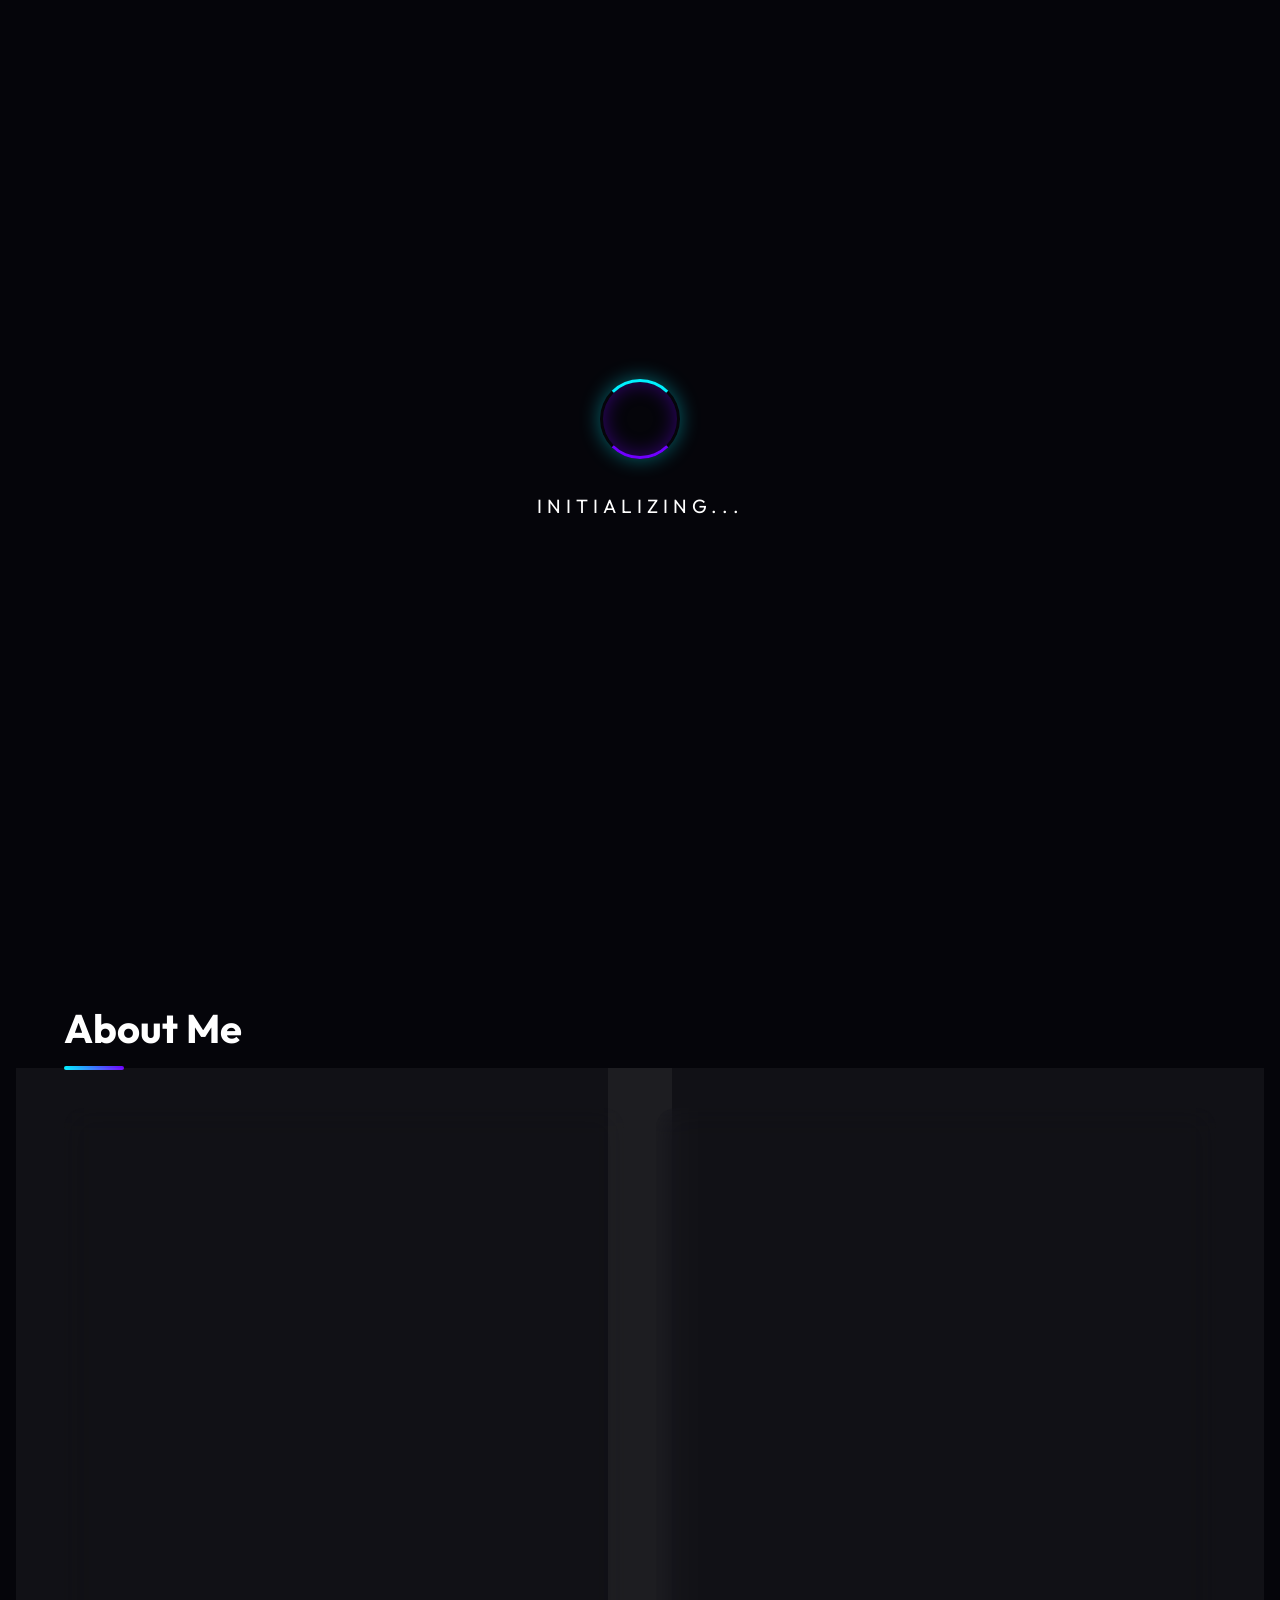
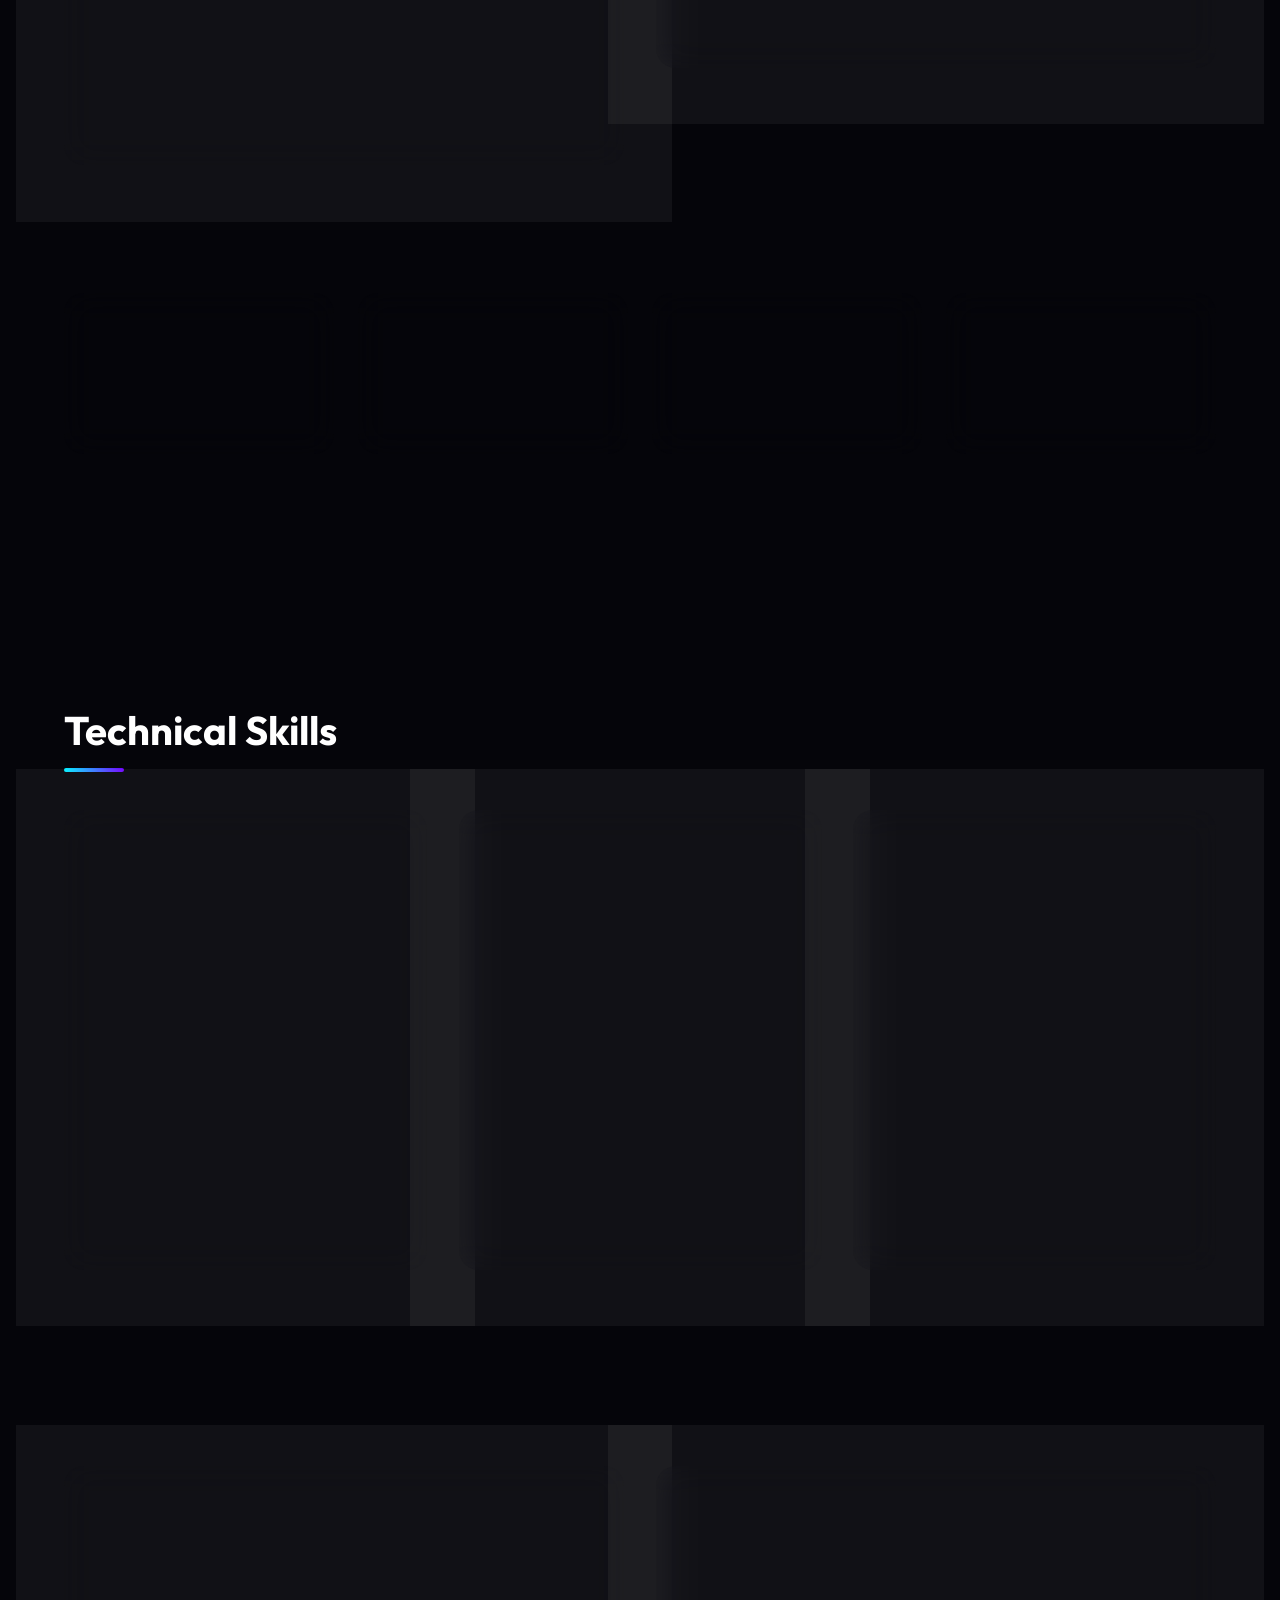
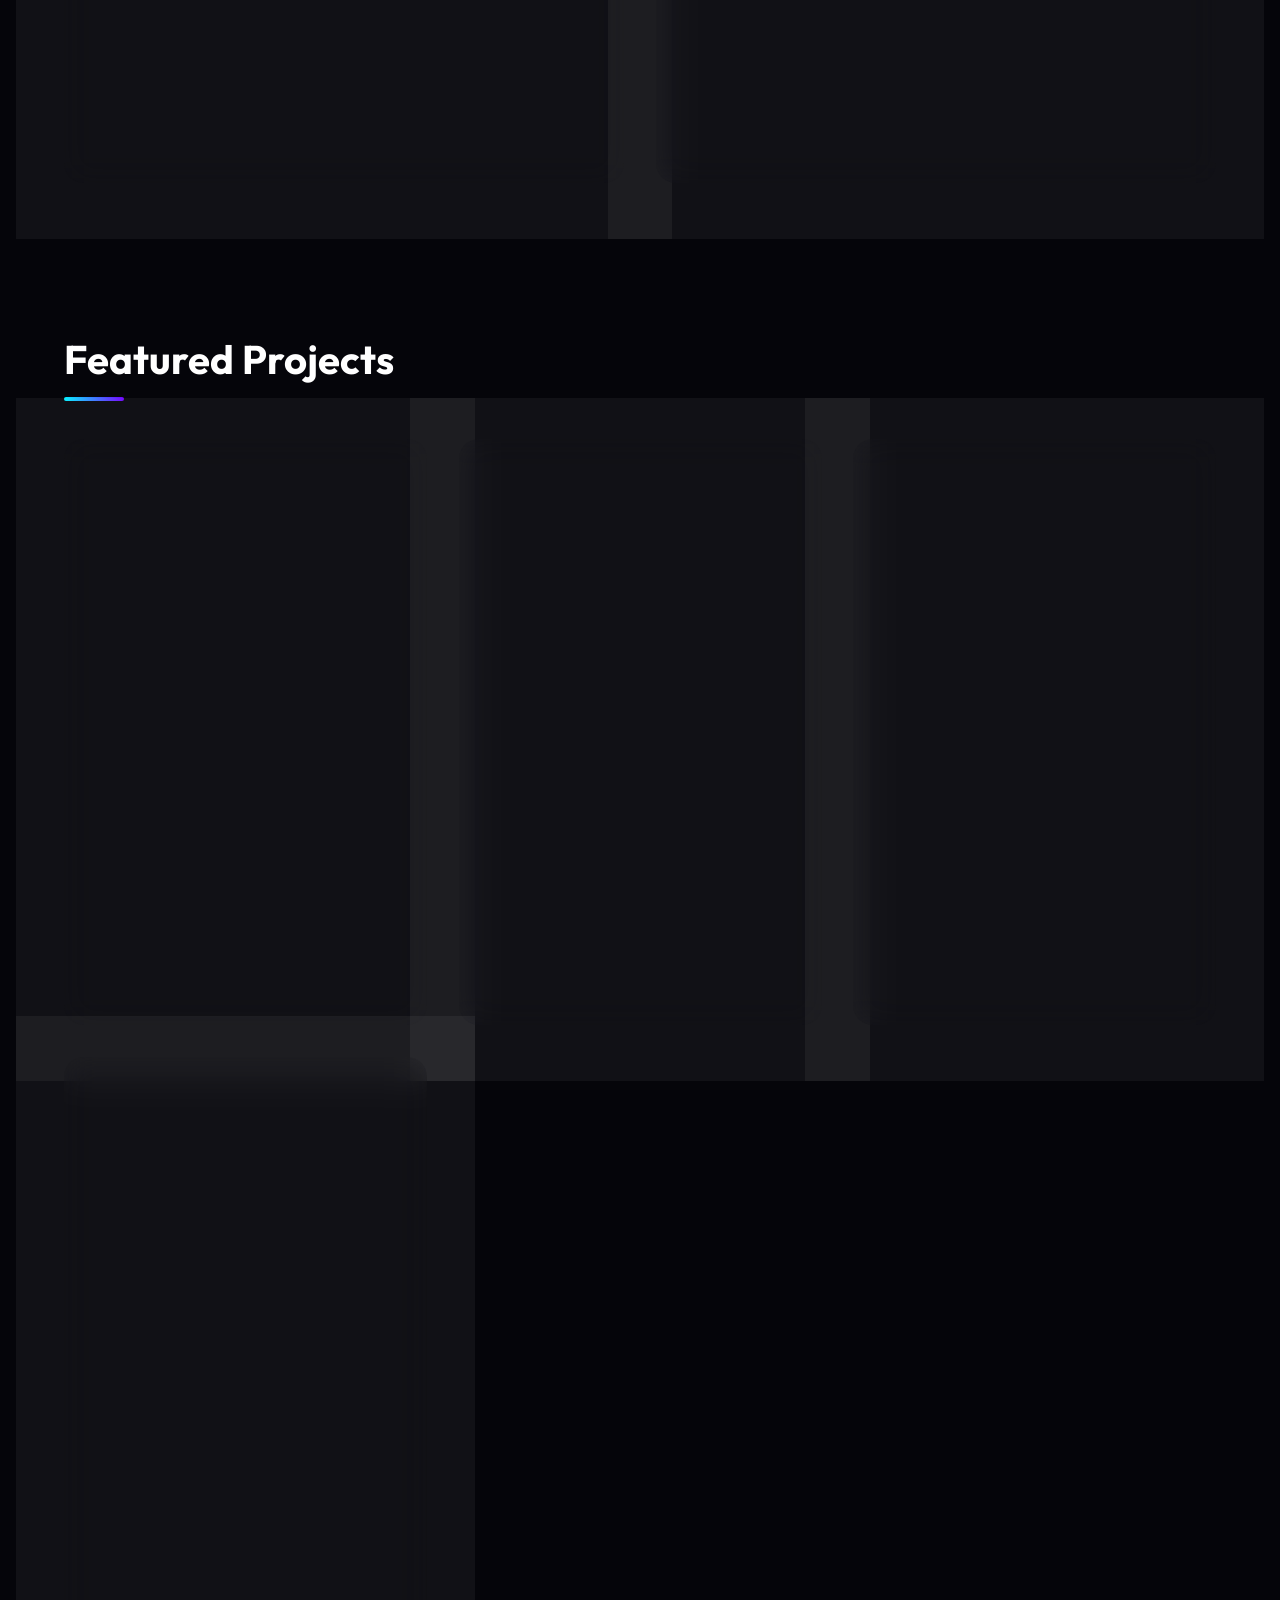
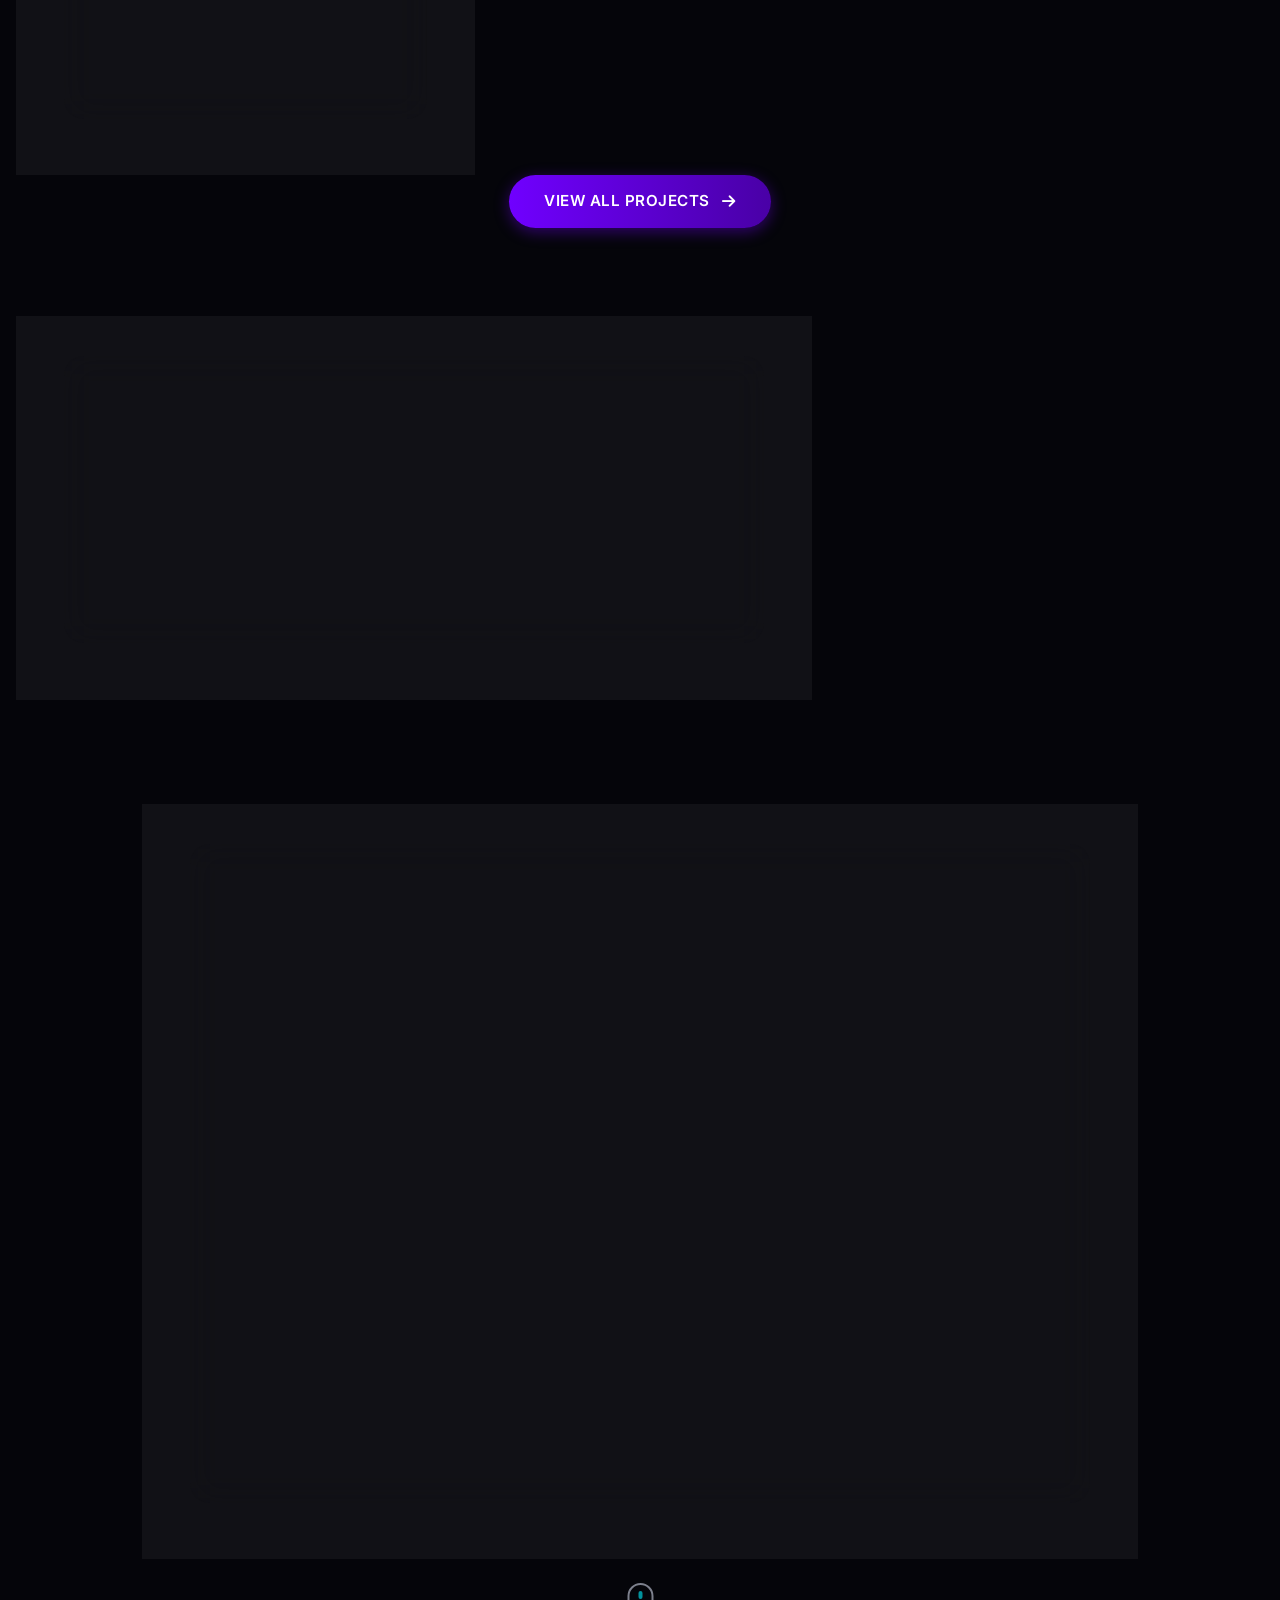
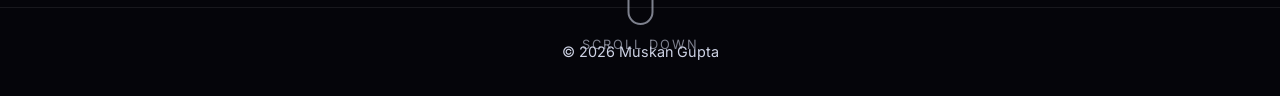
<file: index.html>
<!DOCTYPE html>
<html lang="en">
<head>
    <meta charset="UTF-8">
    <meta name="viewport" content="width=device-width, initial-scale=1.0">
    <title>Muskan Gupta | Portfolio</title>
    <!-- Google Fonts -->
    <link rel="preconnect" href="https://fonts.googleapis.com">
    <link rel="preconnect" href="https://fonts.gstatic.com" crossorigin>
    <link href="https://fonts.googleapis.com/css2?family=Inter:wght@300;400;600;800&family=Outfit:wght@300;500;700&display=swap" rel="stylesheet">
    <!-- FontAwesome for Icons -->
    <link rel="stylesheet" href="https://cdnjs.cloudflare.com/ajax/libs/font-awesome/6.4.0/css/all.min.css">
    <link rel="stylesheet" href="style.css?v=1.0.2">
</head>
<body>
    <!-- Scroll Progress Bar -->
    <div id="scroll-progress"></div>

    <!-- Preloader -->
    <div id="preloader">
        <div class="loader-content">
            <div class="glow-ring"></div>
            <div class="loader-text">INITIALIZING...</div>
        </div>
    </div>

    <!-- Custom Cursor -->
    <div id="custom-cursor"></div>
    <div id="cursor-trail"></div>

    <!-- 3D Canvas Background -->
    <canvas id="bg-canvas"></canvas>

    <div id="content" class="scroll-container">
        
        <!-- Navigation -->
        <nav class="glass-nav section-fade">
            <div class="logo">MG.</div>
            <ul class="nav-links">
                <li><a href="#home">Home</a></li>
                <li><a href="#about">About</a></li>
                <li><a href="#skills">Skills</a></li>
                <li><a href="projects.html">Projects</a></li>
                <li><a href="#contact">Contact</a></li>
            </ul>
            <!-- Theme Switcher -->
            <div class="theme-switcher">
                <button id="theme-toggle-btn" class="theme-toggle-btn" title="Change theme">
                    <i class="fas fa-palette"></i>
                </button>
                <div id="theme-panel" class="theme-panel hidden">
                    <button class="theme-swatch" data-cyan="#00F0FF" data-purple="#7000FF" style="background: linear-gradient(135deg,#00F0FF,#7000FF)" title="Cyber (default)"></button>
                    <button class="theme-swatch" data-cyan="#00FF88" data-purple="#0066FF" style="background: linear-gradient(135deg,#00FF88,#0066FF)" title="Matrix"></button>
                    <button class="theme-swatch" data-cyan="#FF6B35" data-purple="#FF0080" style="background: linear-gradient(135deg,#FF6B35,#FF0080)" title="Fire"></button>
                    <button class="theme-swatch" data-cyan="#FFD700" data-purple="#FF6B00" style="background: linear-gradient(135deg,#FFD700,#FF6B00)" title="Sunset"></button>
                    <button class="theme-swatch" data-cyan="#FF61AB" data-purple="#9B59B6" style="background: linear-gradient(135deg,#FF61AB,#9B59B6)" title="Rose"></button>
                    <button class="theme-swatch" data-cyan="#E0E0E0" data-purple="#9E9E9E" style="background: linear-gradient(135deg,#E0E0E0,#9E9E9E)" title="Ice"></button>
                </div>
            </div>
        </nav>

        <!-- Hero Section -->
        <section id="home" class="hero section-fade">
            <div class="hero-content glass-card">
                <p class="greeting">Hello, world! I am</p>
                <h1 class="name">Muskan Gupta</h1>
                <!-- Typing animation target -->
                <h2 class="title"><span id="typed-text"></span><span class="cursor-blink">|</span></h2>
                <p class="summary">B.Com &amp; CS graduate building Data Analytics, AI, and Web projects. Currently seeking Data Analyst, Data Science, or Developer opportunities.</p>
                <div class="cta-buttons">
                    <a href="#projects" class="btn primary-btn">View My Work</a>
                    <a href="#contact" class="btn secondary-btn">Contact Me</a>
                    <!-- Resume Download -->
                    <a href="MuskanGupta_Resume_General.pdf" download class="btn resume-btn">
                        <i class="fas fa-download"></i> Resume
                    </a>
                </div>
                <div class="social-links">
                    <a href="https://github.com/muskangupta1304" target="_blank" rel="noopener noreferrer" class="social-btn" aria-label="GitHub">
                        <i class="fab fa-github"></i>
                        <span>GitHub</span>
                    </a>
                    <a href="https://linkedin.com/in/muskan-gupta-dev" target="_blank" rel="noopener noreferrer" class="social-btn social-btn-linkedin" aria-label="LinkedIn">
                        <i class="fab fa-linkedin-in"></i>
                        <span>LinkedIn</span>
                    </a>
                </div>
            </div>
            <!-- Scroll Indicator -->
            <div class="scroll-indicator">
                <div class="scroll-mouse">
                    <div class="scroll-wheel"></div>
                </div>
                <span>Scroll Down</span>
            </div>
        </section>

        <!-- About Section -->
        <section id="about" class="about-section section-fade">
            <h2 class="section-title">About Me</h2>
            <div class="about-grid">
                <div class="glass-card about-text">
                    <p>I am a B.Com graduate from Delhi University (2024), NIELIT O-Level certified, and currently pursuing NIELIT A-Level (DOEACC). Combining a Commerce background with Python, SQL, and analytics tools helps me bridge business context and data.</p>
                    <p>I have completed a 6-week IBM SkillsBuild &amp; AICTE Data Analytics with AI internship, trained with ISRO/IIRS in Geodata Analytics, volunteered at the national AI Impact Festival (NIELIT &amp; MeitY), and hold NCC B &amp; C Certificates.</p>
                    <div class="education-highlights">
                        <div class="highlight-item">
                            <i class="fas fa-graduation-cap highlight-icon"></i>
                            <div>
                                <h4>NIELIT A-Level</h4>
                                <p>Pursuing (DOEACC)</p>
                            </div>
                        </div>
                        <div class="highlight-item">
                            <i class="fas fa-laptop-code highlight-icon"></i>
                            <div>
                                <h4>NIELIT O-Level</h4>
                                <p>Completed (DOEACC)</p>
                            </div>
                        </div>
                        <div class="highlight-item">
                            <i class="fas fa-university highlight-icon"></i>
                            <div>
                                <h4>B.Com</h4>
                                <p>Delhi University (2024)</p>
                            </div>
                        </div>
                    </div>
                </div>
                <!-- Optional 3D representation or image placeholder for the right side -->
                <div class="glass-card cert-card">
                    <h3><i class="fas fa-award"></i> Certifications &amp; Events</h3>
                    <ul class="cert-list">
                        <li><strong>IBM SkillsBuild &amp; AICTE Internship:</strong> 6-Week Data Analytics with AI Program (Aug–Sep 2026).</li>
                        <li><strong>ISRO / IIRS Dehradun:</strong> AI/ML for Geodata Analytics Certified (Sep 2026).</li>
                        <li><strong>Data Science &amp; Analytics:</strong> Grade 'A' Certified by NIELIT &amp; Skill India (July 2026).</li>
                        <li><strong>AI Bootcamp:</strong> Certified by NIELIT Delhi &amp; FutureSkills PRIME (May 2026).</li>
                        <li><strong>AI Agents:</strong> Udemy Labs – AI Agents For Beginner (KodeKloud, May 2026).</li>
                        <li><strong>Data Analyst &amp; Python:</strong> Certified by One Roadmap (Jan &amp; Mar 2026).</li>
                        <li><strong>Intel AI For All:</strong> AI Appreciate &amp; AI Aware Certified (Jan 2026).</li>
                        <li><strong>Yuva AI for All:</strong> MeitY &amp; Nasscom FutureSkills Prime (Jan 2026).</li>
                        <li><strong>Python Data Stack:</strong> Udemy – Complete Guide to NumPy, Pandas, Matplotlib &amp; Seaborn (Dec 2025).</li>
                        <li><strong>Flask Framework:</strong> Udemy – Python And Flask Framework Complete Course.</li>
                        <li><strong>Cloud Fundamentals:</strong> Microsoft Azure Fundamentals (AZ-900) Cert Prep by Microsoft Press.</li>
                        <li><strong>Generative AI:</strong> Introduction to Large Language Models.</li>
                        <li><strong>Employability &amp; Soft Skills:</strong> Freedom Employability Academy (FEA).</li>
                        <li><strong>Volunteer @ AI Impact Festival 2025:</strong> Generative AI &amp; Computer Vision, NIELIT &amp; MeitY.</li>
                        <li><strong>NCC:</strong> B &amp; C Certificates (2024) + Independence Day, Ministry of Defence.</li>
                    </ul>
                </div>
            </div>
        </section>

        <!-- Stats Counter Section -->
        <section class="stats-section section-fade">
            <div class="stats-grid">
                <div class="glass-card stat-card">
                    <span class="stat-number" data-target="10">0</span>
                    <span class="stat-suffix">+</span>
                    <p class="stat-label">Projects Built</p>
                </div>
                <div class="glass-card stat-card">
                    <span class="stat-number" data-target="20">0</span>
                    <span class="stat-suffix">+</span>
                    <p class="stat-label">Technologies</p>
                </div>
                <div class="glass-card stat-card">
                    <span class="stat-number" data-target="12">0</span>
                    <span class="stat-suffix">+</span>
                    <p class="stat-label">Certifications</p>
                </div>
                <div class="glass-card stat-card">
                    <span class="stat-number" data-target="2">0</span>
                    <span class="stat-suffix">+</span>
                    <p class="stat-label">Years of Study</p>
                </div>
            </div>
        </section>

        <!-- Skills Section -->
        <section id="skills" class="skills-section section-fade">
            <h2 class="section-title">Technical Skills</h2>
            <div class="skills-grid">
                <div class="glass-card skill-category">
                    <i class="fas fa-code icon-accent"></i>
                    <h3>Programming</h3>
                    <div class="skill-tags">
                        <span>Python</span>
                        <span>SQL</span>
                        <span>C++</span>
                        <span>HTML / CSS / JS</span>
                    </div>
                </div>
                <div class="glass-card skill-category">
                    <i class="fas fa-database icon-accent"></i>
                    <h3>Data Science & DBMS</h3>
                    <div class="skill-tags">
                        <span>Pandas / NumPy</span>
                        <span>MySQL / DBMS</span>
                        <span>MongoDB</span>
                        <span>Plotly</span>
                        <span>SciPy</span>
                        <span>Matplotlib / Seaborn</span>
                        <span>OpenCV</span>
                        <span>MediaPipe</span>
                    </div>
                </div>
                <div class="glass-card skill-category">
                    <i class="fas fa-lightbulb icon-accent"></i>
                    <h3>Frameworks & Tools</h3>
                    <div class="skill-tags">
                        <span>Streamlit</span>
                        <span>Flask</span>
                        <span>React</span>
                        <span>Node.js</span>
                        <span>Three.js</span>
                        <span>GSAP</span>
                        <span>Git &amp; GitHub</span>
                        <span>MS Office / Power BI</span>
                        <span>Financial Accounting</span>
                    </div>
                </div>
            </div>
        </section>

        <!-- Currently Learning + Languages Section -->
        <section class="extra-section section-fade">
            <div class="extra-grid">
                <div class="glass-card extra-card">
                    <h3><i class="fas fa-brain icon-accent"></i> Currently Learning</h3>
                    <div class="learning-tags">
                        <span class="learn-tag"><i class="fab fa-aws"></i> AWS &amp; DevSecOps (NIELIT &amp; Kyndryl)</span>
                        <span class="learn-tag"><i class="fas fa-robot"></i> Machine Learning</span>
                        <span class="learn-tag"><i class="fas fa-network-wired"></i> Deep Learning (Basics)</span>
                        <span class="learn-tag"><i class="fas fa-project-diagram"></i> DSA</span>
                        <span class="learn-tag"><i class="fas fa-chart-bar"></i> Statistics &amp; Data Analysis</span>
                    </div>
                </div>
                <div class="glass-card extra-card">
                    <h3><i class="fas fa-globe icon-accent"></i> Languages</h3>
                    <div class="lang-list">
                        <div class="lang-item">
                            <span>English</span>
                            <div class="lang-bar"><div class="lang-fill" style="width:85%"></div></div>
                            <span class="lang-level">Professional</span>
                        </div>
                        <div class="lang-item">
                            <span>Hindi</span>
                            <div class="lang-bar"><div class="lang-fill" style="width:100%"></div></div>
                            <span class="lang-level">Native</span>
                        </div>
                    </div>
                </div>
            </div>
        </section>

        <!-- Projects Section -->
        <section id="projects" class="projects-section section-fade">
            <h2 class="section-title">Featured Projects</h2>

            <div class="projects-grid">

                <!-- Bank Loan Analytics Dashboard -->
                <a href="https://github.com/muskangupta1304/AICTE-IBM-Internship-Muskan-Gupta-Loan-Analysis" target="_blank" rel="noopener noreferrer" class="glass-card project-card clickable-card">
                    <div class="project-content">
                        <h3>Bank Loan Analytics Dashboard <i class="fab fa-github project-title-icon"></i></h3>
                        <p>Built during the 6-week IBM SkillsBuild &amp; AICTE Data Analytics Internship. Cleans and analyzes 614 loan records using group-wise imputation and presents an interactive 3-page Streamlit &amp; Plotly dashboard uncovering credit history drivers, approval patterns, and risk-opportunity segments.</p>
                        <div class="skill-tags">
                            <span>Python</span><span>Streamlit</span><span>Pandas</span><span>NumPy</span><span>Plotly</span>
                        </div>
                        <div class="project-links">
                            <span class="project-link-btn">
                                <i class="fab fa-github"></i> GitHub
                            </span>
                        </div>
                    </div>
                </a>

                <!-- Bitcoin Sentiment & Trader Analysis -->
                <a href="https://github.com/muskangupta1304/bitcoin-sentiment-trader-analysis" target="_blank" rel="noopener noreferrer" class="glass-card project-card clickable-card">
                    <div class="project-content">
                        <h3>Bitcoin Sentiment &amp; Trader Analysis <i class="fab fa-github project-title-icon"></i></h3>
                        <p>Quantitative Python analysis exploring how market sentiment drives Bitcoin trader behavior and profitability. Includes automated data inspection, trader profiling, strategy backtesting, and visual performance charts.</p>
                        <div class="skill-tags">
                            <span>Python</span><span>Pandas</span><span>Data Analysis</span><span>Backtesting</span><span>Visualization</span>
                        </div>
                        <div class="project-links">
                            <span class="project-link-btn">
                                <i class="fab fa-github"></i> GitHub
                            </span>
                        </div>
                    </div>
                </a>

                <!-- Explore Bharat -->
                <a href="https://muskangupta1304.github.io/Explore-bharat/" target="_blank" rel="noopener noreferrer" class="glass-card project-card clickable-card">
                    <div class="project-content">
                        <h3>Explore Bharat <i class="fas fa-external-link-alt project-title-icon"></i></h3>
                        <p>A responsive multi-page tourism website showcasing famous places across all Indian states. Features interactive navigation, state-wise destination pages, and a visually engaging UI — built entirely with HTML, CSS, and vanilla JavaScript.</p>
                        <div class="skill-tags">
                            <span>HTML</span><span>CSS</span><span>JavaScript</span><span>UI/UX Design</span>
                        </div>
                        <div class="project-links">
                            <span class="project-link-btn">
                                <i class="fas fa-external-link-alt"></i> Live Site
                            </span>
                        </div>
                    </div>
                </a>

                <!-- AI Resume Analyzer -->
                <a href="https://github.com/muskangupta1304/resume-analyzer" target="_blank" rel="noopener noreferrer" class="glass-card project-card clickable-card">
                    <div class="project-content">
                        <h3>AI Resume Analyzer &amp; Career Assistant <i class="fab fa-github project-title-icon"></i></h3>
                        <p>An enterprise-grade full-stack monorepo application featuring secure JWT authentication, a premium glassmorphic analytics dashboard, binary parsing (.pdf/.docx), automated ATS score audits, interactive resume builders, job recommendations, and AI-driven skill gap evaluations using the official Gemini AI SDK.</p>
                        <div class="skill-tags">
                            <span>React</span><span>Node.js</span><span>Express</span><span>MongoDB</span><span>Gemini AI SDK</span><span>JWT</span><span>Tailwind CSS</span>
                        </div>
                        <div class="project-links">
                            <span class="project-link-btn">
                                <i class="fab fa-github"></i> GitHub
                            </span>
                        </div>
                    </div>
                </a>

            </div>

            <!-- View All Projects Button -->
            <div class="view-all-container">
                <a href="projects.html" class="btn primary-btn view-all-btn">
                    View All Projects <i class="fas fa-arrow-right"></i>
                </a>
            </div>
        </section>

        <!-- Personal Quote Section -->
        <section class="quote-section section-fade">
            <div class="quote-wrapper glass-card">
                <div class="quote-icon"><i class="fas fa-quote-left"></i></div>
                <blockquote class="quote-text">
                    The best way to predict the future is to create it.
                </blockquote>
                <p class="quote-author">— A Guiding Philosophy</p>
            </div>
        </section>

        <!-- Contact Section -->
        <section id="contact" class="contact-section section-fade">
            <div class="glass-card contact-card">
                <h2 class="section-title">Let's Connect</h2>
                <div class="contact-wrapper">
                    <!-- Left side: Info -->
                    <div class="contact-left">
                        <p>I am looking for internships and entry-level roles in Data Analytics, Data Science, Python, or Frontend Development. Feel free to send me a message!</p>
                        <div class="contact-info">
                            <div class="contact-item">
                                <i class="fas fa-envelope"></i>
                                <a href="mailto:muskgupta666@gmail.com">muskgupta666@gmail.com</a>
                            </div>
                            <div class="contact-item">
                                <i class="fas fa-phone"></i>
                                <span>+91 9311413681</span>
                            </div>
                            <div class="contact-item">
                                <i class="fas fa-location-dot"></i>
                                <span>Delhi, 110053</span>
                            </div>
                        </div>
                        <div class="contact-socials">
                            <a href="https://github.com/muskangupta1304" target="_blank" rel="noopener noreferrer" class="social-icon-btn" aria-label="GitHub">
                                <i class="fab fa-github"></i>
                            </a>
                            <a href="https://linkedin.com/in/muskan-gupta-dev" target="_blank" rel="noopener noreferrer" class="social-icon-btn social-icon-linkedin" aria-label="LinkedIn">
                                <i class="fab fa-linkedin-in"></i>
                            </a>
                        </div>
                    </div>

                    <!-- Right side: Form -->
                    <div class="contact-right">
                        <form action="https://formsubmit.co/muskgupta666@gmail.com" method="POST" class="contact-form">
                            <!-- Hidden Fields for FormSubmit Configurations -->
                            <input type="hidden" name="_subject" value="New message from Portfolio!">
                            <input type="hidden" name="_captcha" value="false">
                            <input type="hidden" name="_next" value="https://muskangupta1304.github.io/portfolio">
                            
                            <div class="form-group">
                                <input type="text" id="name" name="name" required placeholder=" ">
                                <label for="name">Your Name</label>
                            </div>
                            <div class="form-group">
                                <input type="email" id="email" name="email" required placeholder=" ">
                                <label for="email">Your Email</label>
                            </div>
                            <div class="form-group">
                                <textarea id="message" name="message" rows="4" required placeholder=" "></textarea>
                                <label for="message">Your Message</label>
                            </div>
                            <button type="submit" class="btn primary-btn submit-btn">Send Message <i class="fas fa-paper-plane"></i></button>
                        </form>
                    </div>
                </div>
            </div>
        </section>

        <footer class="footer">
            <p>&copy; 2026 Muskan Gupta</p>
        </footer>

    </div>

    <!-- Particle canvas for mouse trail -->
    <canvas id="particle-canvas"></canvas>

    <!-- Scripts using ESM Modules from CDN -->
    <script type="importmap">
        {
            "imports": {
                "three": "https://unpkg.com/three@0.160.0/build/three.module.js",
                "gsap": "https://esm.sh/gsap@3.12.5",
                "gsap/ScrollTrigger": "https://esm.sh/gsap@3.12.5/ScrollTrigger"
            }
        }
    </script>
    
    <script type="module" src="main.js"></script>

</body>
</html>
</file>
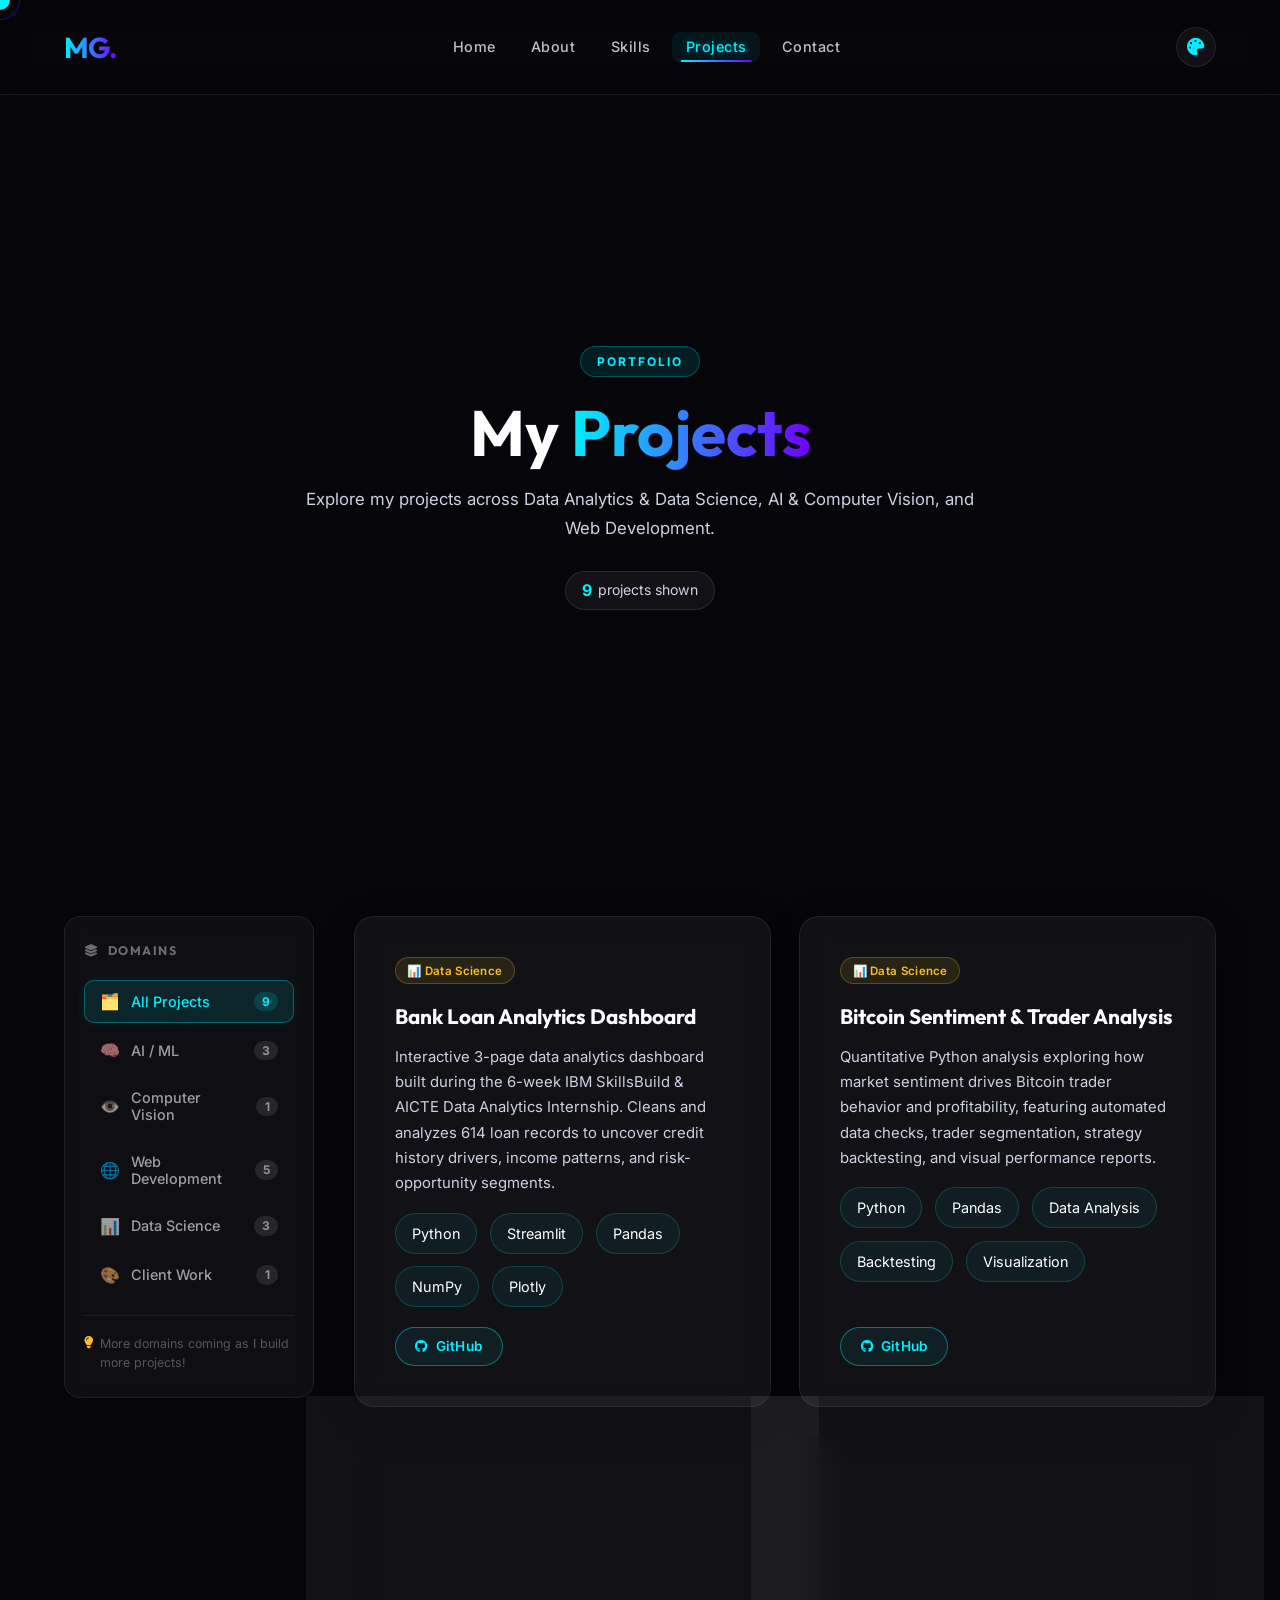
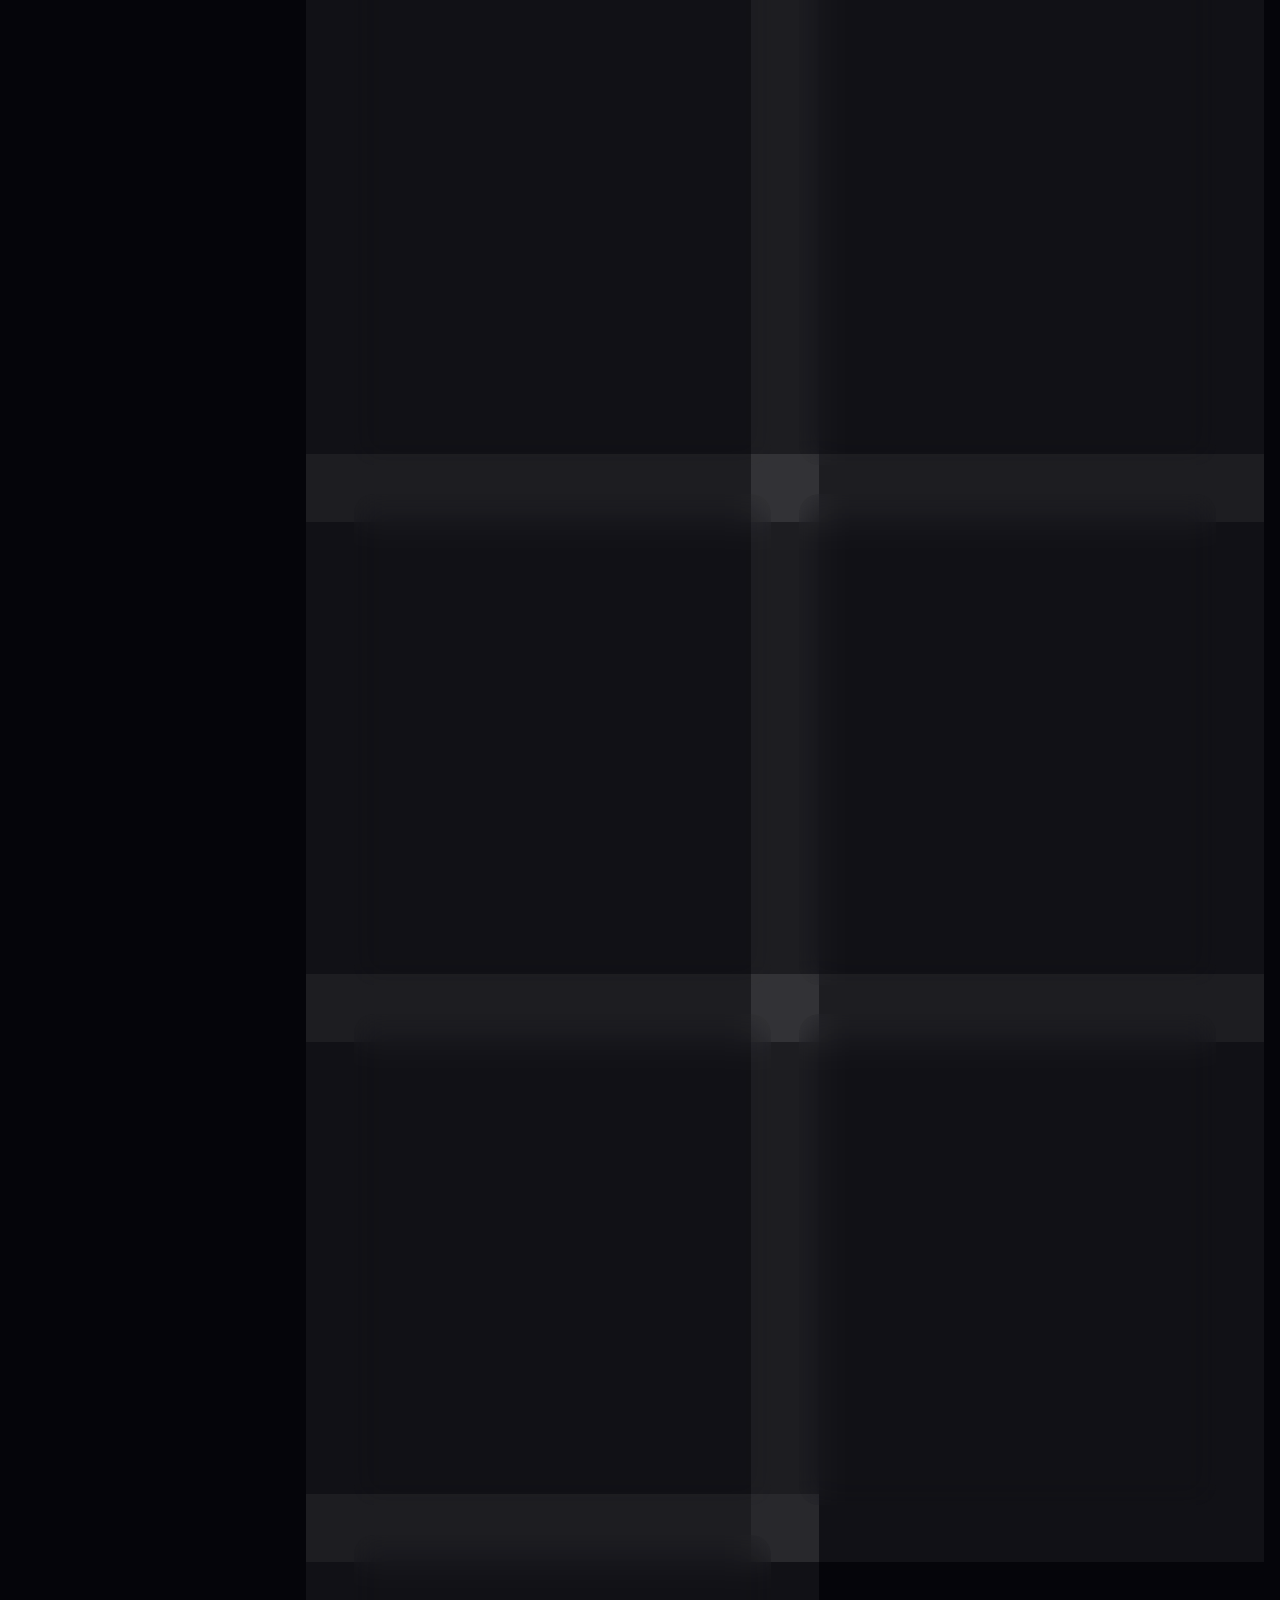
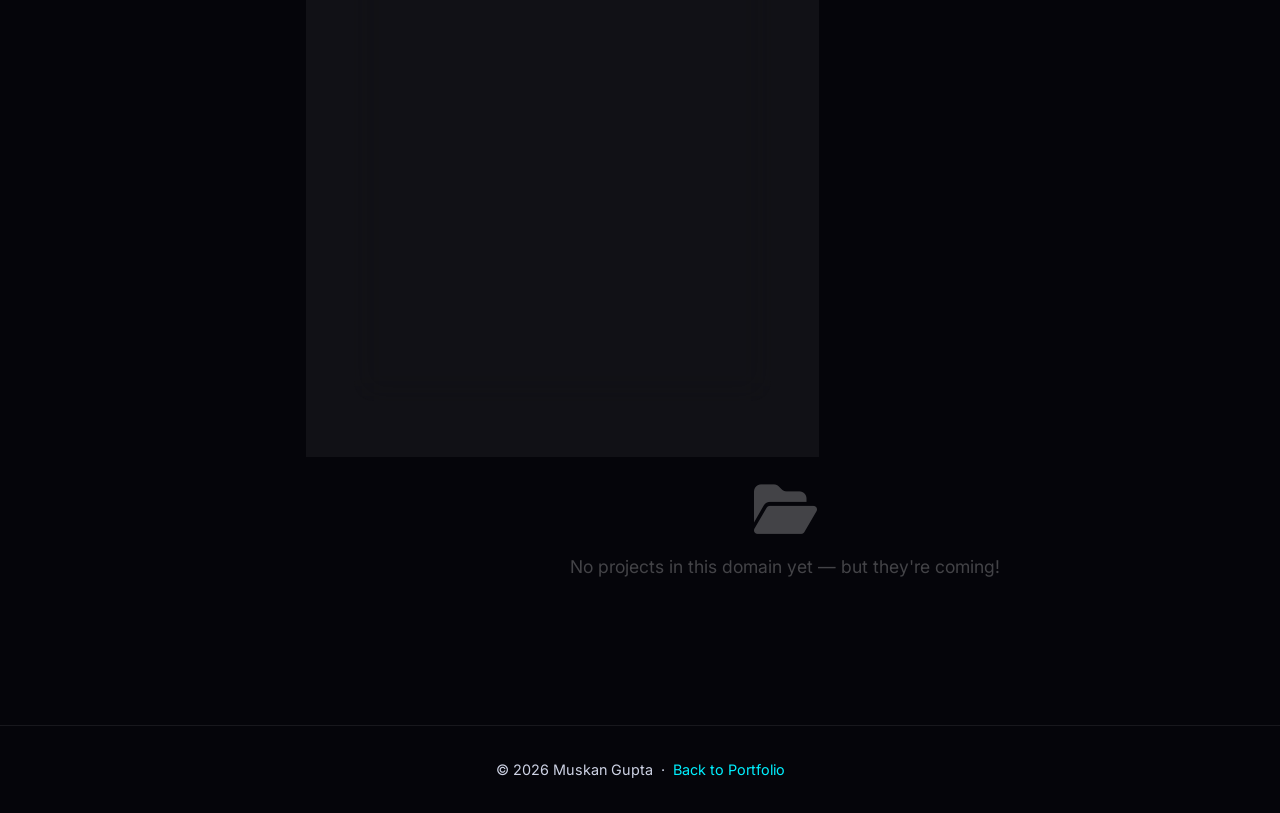
<file: projects.html>
<!DOCTYPE html>
<html lang="en">
<head>
    <meta charset="UTF-8">
    <meta name="viewport" content="width=device-width, initial-scale=1.0">
    <title>Projects | Muskan Gupta</title>
    <meta name="description" content="Explore Muskan Gupta's projects across AI/ML, Computer Vision, Web Development, Data Science and more.">
    <!-- Google Fonts -->
    <link rel="preconnect" href="https://fonts.googleapis.com">
    <link rel="preconnect" href="https://fonts.gstatic.com" crossorigin>
    <link href="https://fonts.googleapis.com/css2?family=Inter:wght@300;400;600;800&family=Outfit:wght@300;500;700&display=swap" rel="stylesheet">
    <!-- FontAwesome -->
    <link rel="stylesheet" href="https://cdnjs.cloudflare.com/ajax/libs/font-awesome/6.4.0/css/all.min.css">
    <link rel="stylesheet" href="style.css?v=1.0.2">
    <link rel="stylesheet" href="projects.css">
</head>
<body>

    <!-- Scroll Progress Bar -->
    <div id="scroll-progress"></div>

    <!-- Custom Cursor -->
    <div id="custom-cursor"></div>
    <div id="cursor-trail"></div>

    <!-- 3D Canvas Background -->
    <canvas id="bg-canvas"></canvas>

    <div id="content" class="scroll-container">

        <!-- Navigation -->
        <nav class="glass-nav">
            <div class="logo">MG.</div>
            <ul class="nav-links">
                <li><a href="index.html">Home</a></li>
                <li><a href="index.html#about">About</a></li>
                <li><a href="index.html#skills">Skills</a></li>
                <li><a href="projects.html" class="active">Projects</a></li>
                <li><a href="index.html#contact">Contact</a></li>
            </ul>
            <!-- Theme Switcher -->
            <div class="theme-switcher">
                <button id="theme-toggle-btn" class="theme-toggle-btn" title="Change theme">
                    <i class="fas fa-palette"></i>
                </button>
                <div id="theme-panel" class="theme-panel hidden">
                    <button class="theme-swatch" data-cyan="#00F0FF" data-purple="#7000FF" style="background: linear-gradient(135deg,#00F0FF,#7000FF)" title="Cyber (default)"></button>
                    <button class="theme-swatch" data-cyan="#00FF88" data-purple="#0066FF" style="background: linear-gradient(135deg,#00FF88,#0066FF)" title="Matrix"></button>
                    <button class="theme-swatch" data-cyan="#FF6B35" data-purple="#FF0080" style="background: linear-gradient(135deg,#FF6B35,#FF0080)" title="Fire"></button>
                    <button class="theme-swatch" data-cyan="#FFD700" data-purple="#FF6B00" style="background: linear-gradient(135deg,#FFD700,#FF6B00)" title="Sunset"></button>
                    <button class="theme-swatch" data-cyan="#FF61AB" data-purple="#9B59B6" style="background: linear-gradient(135deg,#FF61AB,#9B59B6)" title="Rose"></button>
                    <button class="theme-swatch" data-cyan="#E0E0E0" data-purple="#9E9E9E" style="background: linear-gradient(135deg,#E0E0E0,#9E9E9E)" title="Ice"></button>
                </div>
            </div>
        </nav>

        <!-- Page Header -->
        <section class="projects-page-hero">
            <div class="page-hero-content">
                <span class="page-tag">Portfolio</span>
                <h1 class="page-hero-title">My <span class="gradient-text">Projects</span></h1>
                <p class="page-hero-sub">Explore my projects across Data Analytics &amp; Data Science, AI &amp; Computer Vision, and Web Development.</p>
                <div class="projects-count-row">
                    <div class="count-chip"><span class="count-num" id="visible-count">9</span> projects shown</div>
                </div>
            </div>
        </section>

        <!-- Main Layout: Sidebar + Grid -->
        <div class="projects-layout">

            <!-- Domain Sidebar -->
            <aside class="domain-sidebar" id="domain-sidebar">
                <div class="sidebar-sticky">
                    <h3 class="sidebar-title"><i class="fas fa-layer-group"></i> Domains</h3>
                    <ul class="domain-list" id="domain-list">
                        <li>
                            <button class="domain-btn active" data-filter="all" id="filter-all">
                                <span class="domain-icon">🗂️</span>
                                <span class="domain-label">All Projects</span>
                                <span class="domain-count">9</span>
                            </button>
                        </li>
                        <li>
                            <button class="domain-btn" data-filter="ai-ml" id="filter-ai-ml">
                                <span class="domain-icon">🧠</span>
                                <span class="domain-label">AI / ML</span>
                                <span class="domain-count">3</span>
                            </button>
                        </li>
                        <li>
                            <button class="domain-btn" data-filter="computer-vision" id="filter-computer-vision">
                                <span class="domain-icon">👁️</span>
                                <span class="domain-label">Computer Vision</span>
                                <span class="domain-count">1</span>
                            </button>
                        </li>
                        <li>
                            <button class="domain-btn" data-filter="web-dev" id="filter-web-dev">
                                <span class="domain-icon">🌐</span>
                                <span class="domain-label">Web Development</span>
                                <span class="domain-count">5</span>
                            </button>
                        </li>
                        <li>
                            <button class="domain-btn" data-filter="data-science" id="filter-data-science">
                                <span class="domain-icon">📊</span>
                                <span class="domain-label">Data Science</span>
                                <span class="domain-count">3</span>
                            </button>
                        </li>
                        <li>
                            <button class="domain-btn" data-filter="client-work" id="filter-client-work">
                                <span class="domain-icon">🎨</span>
                                <span class="domain-label">Client Work</span>
                                <span class="domain-count">1</span>
                            </button>
                        </li>
                    </ul>

                    <div class="sidebar-divider"></div>
                    <p class="sidebar-hint"><i class="fas fa-lightbulb"></i> More domains coming as I build more projects!</p>
                </div>
            </aside>

            <!-- Projects Grid -->
            <main class="projects-main">
                <div class="projects-grid-full" id="projects-grid">

                    <!-- Bank Loan Analytics Dashboard -->
                    <div class="glass-card pj-card" data-domains="data-science">
                        <div class="pj-domain-tags">
                            <span class="dtag data-science">📊 Data Science</span>
                        </div>
                        <div class="project-content">
                            <h3>Bank Loan Analytics Dashboard</h3>
                            <p>Interactive 3-page data analytics dashboard built during the 6-week IBM SkillsBuild &amp; AICTE Data Analytics Internship. Cleans and analyzes 614 loan records to uncover credit history drivers, income patterns, and risk-opportunity segments.</p>
                            <div class="skill-tags">
                                <span>Python</span><span>Streamlit</span><span>Pandas</span><span>NumPy</span><span>Plotly</span>
                            </div>
                        </div>
                        <div class="project-links">
                            <a href="https://github.com/muskangupta1304/AICTE-IBM-Internship-Muskan-Gupta-Loan-Analysis" target="_blank" rel="noopener noreferrer" class="project-link-btn"><i class="fab fa-github"></i> GitHub</a>
                        </div>
                    </div>

                    <!-- Bitcoin Sentiment & Trader Analysis -->
                    <div class="glass-card pj-card" data-domains="data-science">
                        <div class="pj-domain-tags">
                            <span class="dtag data-science">📊 Data Science</span>
                        </div>
                        <div class="project-content">
                            <h3>Bitcoin Sentiment &amp; Trader Analysis</h3>
                            <p>Quantitative Python analysis exploring how market sentiment drives Bitcoin trader behavior and profitability, featuring automated data checks, trader segmentation, strategy backtesting, and visual performance reports.</p>
                            <div class="skill-tags">
                                <span>Python</span><span>Pandas</span><span>Data Analysis</span><span>Backtesting</span><span>Visualization</span>
                            </div>
                        </div>
                        <div class="project-links">
                            <a href="https://github.com/muskangupta1304/bitcoin-sentiment-trader-analysis" target="_blank" rel="noopener noreferrer" class="project-link-btn"><i class="fab fa-github"></i> GitHub</a>
                        </div>
                    </div>

                    <!-- AI Resume Analyzer -->
                    <div class="glass-card pj-card" data-domains="ai-ml web-dev">
                        <div class="pj-domain-tags">
                            <span class="dtag ai-ml">🧠 AI / ML</span>
                            <span class="dtag web-dev">🌐 Web Development</span>
                        </div>
                        <div class="project-content">
                            <h3>AI Resume Analyzer & Career Assistant</h3>
                            <p>An enterprise-grade full-stack monorepo application featuring secure JWT authentication, a premium glassmorphic analytics dashboard, binary parsing (.pdf/.docx), automated ATS score audits, interactive resume builders, job recommendations, and AI-driven skill gap evaluations using the official Gemini AI SDK.</p>
                            <div class="skill-tags">
                                <span>React</span><span>Node.js</span><span>Express</span><span>MongoDB</span><span>Gemini AI SDK</span><span>JWT</span><span>Tailwind CSS</span>
                            </div>
                        </div>
                        <div class="project-links">
                            <a href="https://github.com/muskangupta1304/resume-analyzer" target="_blank" rel="noopener noreferrer" class="project-link-btn"><i class="fab fa-github"></i> GitHub</a>
                        </div>
                    </div>

                    <!-- Finger Counting -->
                    <div class="glass-card pj-card" data-domains="ai-ml computer-vision">
                        <div class="pj-domain-tags">
                            <span class="dtag ai-ml">🧠 AI / ML</span>
                            <span class="dtag computer-vision">👁️ Computer Vision</span>
                        </div>
                        <div class="project-content">
                            <h3>Finger Counting</h3>
                            <p>A real-time multi-hand finger counter supporting up to 4 hands simultaneously using OpenCV for video capture and MediaPipe Hands for landmark detection, with color-coded hand skeletons and a live summary bar on a mirrored webcam feed.</p>
                            <div class="skill-tags">
                                <span>Python</span><span>OpenCV</span><span>MediaPipe</span><span>Computer Vision</span>
                            </div>
                        </div>
                        <div class="project-links">
                            <a href="https://github.com/muskangupta1304" target="_blank" rel="noopener noreferrer" class="project-link-btn"><i class="fab fa-github"></i> GitHub</a>
                        </div>
                    </div>

                    <!-- Market Gap Analysis Bot -->
                    <div class="glass-card pj-card" data-domains="ai-ml data-science">
                        <div class="pj-domain-tags">
                            <span class="dtag ai-ml">🧠 AI / ML</span>
                            <span class="dtag data-science">📊 Data Science</span>
                        </div>
                        <div class="project-content">
                            <h3>Market Gap Analysis Bot</h3>
                            <p>An AI-powered bot for automated market gap analysis using Python and Jupyter Notebooks. Processes datasets to identify business opportunities, unmet needs, and competitive gaps — enabling data-driven decision making.</p>
                            <div class="skill-tags">
                                <span>Python</span><span>Jupyter Notebook</span><span>NLP</span><span>Data Analysis</span><span>AI</span>
                            </div>
                        </div>
                        <div class="project-links">
                            <a href="https://github.com/muskangupta1304/Market-Gap-Analysis-Bot" target="_blank" rel="noopener noreferrer" class="project-link-btn"><i class="fab fa-github"></i> GitHub</a>
                        </div>
                    </div>

                    <!-- Explore Bharat -->
                    <div class="glass-card pj-card" data-domains="web-dev">
                        <div class="pj-domain-tags">
                            <span class="dtag web-dev">🌐 Web Development</span>
                        </div>
                        <div class="project-content">
                            <h3>Explore Bharat</h3>
                            <p>A responsive multi-page tourism website showcasing famous places across all Indian states. Features interactive navigation, state-wise destination pages, and a visually engaging UI — built entirely with HTML, CSS, and vanilla JavaScript.</p>
                            <div class="skill-tags">
                                <span>HTML</span><span>CSS</span><span>JavaScript</span><span>UI/UX Design</span><span>Responsive</span>
                            </div>
                        </div>
                        <div class="project-links">
                            <a href="https://muskangupta1304.github.io/Explore-bharat/" target="_blank" rel="noopener noreferrer" class="project-link-btn"><i class="fas fa-external-link-alt"></i> Live Site</a>
                        </div>
                    </div>

                    <!-- Personal Portfolio -->
                    <div class="glass-card pj-card" data-domains="web-dev">
                        <div class="pj-domain-tags">
                            <span class="dtag web-dev">🌐 Web Development</span>
                        </div>
                        <div class="project-content">
                            <h3>Personal Portfolio Website</h3>
                            <p>Designed and deployed this portfolio website with Three.js 3D background, GSAP animations, glassmorphism UI, theme switcher, particle cursor trail, and custom typing animation — fully responsive with a contact form.</p>
                            <div class="skill-tags">
                                <span>HTML</span><span>CSS</span><span>JavaScript</span><span>Three.js</span><span>GSAP</span>
                            </div>
                        </div>
                        <div class="project-links">
                            <a href="https://muskangupta1304.github.io/portfolio" target="_blank" rel="noopener noreferrer" class="project-link-btn"><i class="fas fa-external-link-alt"></i> Live Site</a>
                        </div>
                    </div>

                    <!-- Elementum Landing Page -->
                    <div class="glass-card pj-card" data-domains="web-dev">
                        <div class="pj-domain-tags">
                            <span class="dtag web-dev">🌐 Web Development</span>
                        </div>
                        <div class="project-content">
                            <h3>Elementum Landing Page</h3>
                            <p>A modern, animated landing page built with Vite and React. Features a sleek UI design with component-based architecture, smooth transitions, and a fully responsive layout — showcasing front-end development skills with contemporary tooling.</p>
                            <div class="skill-tags">
                                <span>React</span><span>Vite</span><span>JavaScript</span><span>UI Design</span>
                            </div>
                        </div>
                        <div class="project-links">
                            <a href="https://github.com/muskangupta1304/elementum-landing-page" target="_blank" rel="noopener noreferrer" class="project-link-btn"><i class="fab fa-github"></i> GitHub</a>
                        </div>
                    </div>

                    <!-- Aditi Portfolio -->
                    <div class="glass-card pj-card" data-domains="web-dev client-work">
                        <div class="pj-domain-tags">
                            <span class="dtag web-dev">🌐 Web Development</span>
                            <span class="dtag client-work">🎨 Client Work</span>
                        </div>
                        <div class="project-content">
                            <h3>Aditi Portfolio</h3>
                            <p>A fully custom personal portfolio website designed and developed for a client. Built with HTML, CSS, and JavaScript featuring a clean responsive layout, smooth animations, and deployed via GitHub Pages.</p>
                            <div class="skill-tags">
                                <span>HTML</span><span>CSS</span><span>JavaScript</span><span>Client Work</span>
                            </div>
                        </div>
                        <div class="project-links">
                            <a href="https://muskangupta1304.github.io/aditi-portfolio" target="_blank" rel="noopener noreferrer" class="project-link-btn"><i class="fas fa-external-link-alt"></i> Live Site</a>
                        </div>
                    </div>

                </div>

                <!-- Empty state -->
                <div class="empty-state hidden" id="empty-state">
                    <i class="fas fa-folder-open"></i>
                    <p>No projects in this domain yet — but they're coming!</p>
                </div>
            </main>
        </div>

        <!-- Mobile domain filter (bottom bar on small screens) -->
        <div class="mobile-filter-bar" id="mobile-filter-bar">
            <button class="mob-filter-btn active" data-filter="all">All</button>
            <button class="mob-filter-btn" data-filter="ai-ml">AI/ML</button>
            <button class="mob-filter-btn" data-filter="computer-vision">Vision</button>
            <button class="mob-filter-btn" data-filter="web-dev">Web</button>
            <button class="mob-filter-btn" data-filter="data-science">Data</button>
            <button class="mob-filter-btn" data-filter="client-work">Client</button>
        </div>

        <footer class="footer">
            <p>© 2026 Muskan Gupta &nbsp;·&nbsp; <a href="index.html" style="color:var(--accent-cyan);text-decoration:none;">Back to Portfolio</a></p>
        </footer>

    </div>

    <!-- Particle canvas -->
    <canvas id="particle-canvas"></canvas>

    <!-- Scripts -->
    <script type="importmap">
        {
            "imports": {
                "three": "https://unpkg.com/three@0.160.0/build/three.module.js",
                "gsap": "https://esm.sh/gsap@3.12.5",
                "gsap/ScrollTrigger": "https://esm.sh/gsap@3.12.5/ScrollTrigger"
            }
        }
    </script>
    <script type="module" src="main.js"></script>
    <script type="module" src="projects-filter.js"></script>

</body>
</html>
</file>
<file: style.css>
/* 
  sophisticated dark mode, vibrant cyan & neon purple accents, glassmorphism 
*/

:root {
    --bg-dark: #05050A; /* very deep charcoal */
    --text-primary: #ffffff;
    --text-secondary: #cdd2e4; /* Brighter for readability */
    --accent-cyan: #00F0FF;
    --accent-purple: #7000FF;
    --accent-cyan-glow: rgba(0, 240, 255, 0.4);
    --accent-purple-glow: rgba(112, 0, 255, 0.4);
    --glass-bg: rgba(255, 255, 255, 0.05); /* Slightly lighter base */
    --glass-border: rgba(255, 255, 255, 0.08);
    --padding-global: 5%;
}

* {
    margin: 0;
    padding: 0;
    box-sizing: border-box;
}

body {
    font-family: 'Inter', sans-serif;
    color: var(--text-primary);
    background-color: var(--bg-dark);
    line-height: 1.6;
    overflow-x: hidden;
    /* Hide scrollbar for a cleaner 3D look but keep scrollable */
    -ms-overflow-style: none;  /* IE and Edge */
    scrollbar-width: none;  /* Firefox */
}

body::-webkit-scrollbar {
    display: none;
}

h1, h2, h3, h4, .logo, .name {
    font-family: 'Outfit', sans-serif;
}

a {
    text-decoration: none;
    color: inherit;
}

/* Base interactive transitions */
a, button, .glass-card, .btn {
    transition: all 0.3s cubic-bezier(0.25, 0.46, 0.45, 0.94);
}

/* 3D Canvas Background */
#bg-canvas {
    position: fixed;
    top: 0;
    left: 0;
    width: 100vw;
    height: 100vh;
    z-index: -1; /* Behind all content */
    pointer-events: none; /* Let clicks pass through */
}

/* Content Container */
#content {
    position: relative;
    z-index: 1;
    display: flex;
    flex-direction: column;
}

/* Glassmorphism Classes */
.glass-nav {
    position: fixed;
    top: 0;
    width: 100%;
    display: flex;
    justify-content: space-between;
    align-items: center;
    padding: 1.5rem var(--padding-global);
    background: rgba(5, 5, 10, 0.6);
    backdrop-filter: blur(20px);
    -webkit-backdrop-filter: blur(20px);
    border-bottom: 1px solid var(--glass-border);
    z-index: 1000;
    transition: padding 0.4s ease, background 0.4s ease, box-shadow 0.4s ease;
}

/* Scrolled state — nav shrinks */
.glass-nav.scrolled {
    padding: 0.9rem var(--padding-global);
    background: rgba(5, 5, 10, 0.92);
    box-shadow: 0 4px 30px rgba(0, 0, 0, 0.5);
}

/* Scroll Progress Bar */
#scroll-progress {
    position: fixed;
    top: 0;
    left: 0;
    height: 3px;
    width: 0%;
    background: linear-gradient(90deg, var(--accent-cyan), var(--accent-purple));
    z-index: 9999;
    box-shadow: 0 0 8px var(--accent-cyan-glow);
    transition: width 0.1s linear;
}

.glass-card {
    background: var(--glass-bg);
    backdrop-filter: blur(16px);
    -webkit-backdrop-filter: blur(16px);
    border: 1px solid var(--glass-border);
    border-radius: 20px;
    padding: 2.5rem;
    box-shadow: 0 8px 32px 0 rgba(0, 0, 0, 0.3);
    position: relative;
    overflow: hidden;
}

/* Mouse Flashlight Glow Effect */
.glass-card::before {
    content: "";
    position: absolute;
    top: 0; 
    left: 0; 
    width: 100%; 
    height: 100%;
    background: radial-gradient(
        600px circle at var(--mouse-x, -500px) var(--mouse-y, -500px),
        rgba(0, 240, 255, 0.15),
        transparent 40%
    );
    z-index: 0;
    opacity: 0;
    transition: opacity 0.3s ease;
    pointer-events: none;
}

.glass-card:hover::before {
    opacity: 1;
}

.glass-card > * {
    position: relative;
    z-index: 1;
}

.glass-card:hover {
    border-color: rgba(255, 255, 255, 0.2);
    box-shadow: 0 8px 32px 0 rgba(0, 240, 255, 0.1);
}

/* Navigation */
.logo {
    font-size: 1.8rem;
    font-weight: 700;
    letter-spacing: -1px;
    background: linear-gradient(90deg, var(--accent-cyan), var(--accent-purple));
    -webkit-background-clip: text;
    background-clip: text;
    -webkit-text-fill-color: transparent;
}

.nav-links {
    list-style: none;
    display: flex;
    gap: 0.5rem;
}

.nav-links li a {
    font-size: 0.9rem;
    font-weight: 500;
    opacity: 0.75;
    padding: 0.4rem 0.85rem;
    border-radius: 8px;
    position: relative;
    letter-spacing: 0.5px;
    transition: opacity 0.3s ease, color 0.3s ease;
}

/* Animated underline */
.nav-links li a::after {
    content: '';
    position: absolute;
    bottom: 0;
    left: 50%;
    transform: translateX(-50%);
    width: 0%;
    height: 2px;
    background: linear-gradient(90deg, var(--accent-cyan), var(--accent-purple));
    border-radius: 2px;
    transition: width 0.3s cubic-bezier(0.25, 0.46, 0.45, 0.94);
}

.nav-links li a:hover {
    opacity: 1;
    color: var(--accent-cyan);
}

.nav-links li a:hover::after {
    width: 80%;
}

/* Active section link */
.nav-links li a.active {
    opacity: 1;
    color: var(--accent-cyan);
    background: rgba(0, 240, 255, 0.07);
    text-shadow: 0 0 8px var(--accent-cyan-glow);
}

.nav-links li a.active::after {
    width: 80%;
}

/* Layout Utilities */
section {
    min-height: 100vh;
    padding: 6rem var(--padding-global) 4rem var(--padding-global);
    display: flex;
    flex-direction: column;
    justify-content: center;
}

.section-title {
    font-size: 2.5rem;
    font-weight: 700;
    margin-bottom: 3rem;
    text-align: left;
    position: relative;
    display: inline-block;
}

.section-title::after {
    content: '';
    position: absolute;
    left: 0;
    bottom: -10px;
    width: 60px;
    height: 4px;
    background: linear-gradient(90deg, var(--accent-cyan), var(--accent-purple));
    border-radius: 2px;
}

/* Hero Section */
.hero {
    align-items: flex-start;
}

.hero-content {
    max-width: 650px;
    background: rgba(255, 255, 255, 0.02); /* slightly darker glass */
}

.greeting {
    color: var(--accent-cyan);
    font-family: monospace;
    font-size: 1.1rem;
    margin-bottom: 0.5rem;
}

.name {
    font-size: 4.5rem;
    letter-spacing: -2px;
    line-height: 1.1;
    margin-bottom: 1rem;
    background: linear-gradient(135deg, #fff 0%, #a0a0b8 100%);
    -webkit-background-clip: text;
    background-clip: text;
    -webkit-text-fill-color: transparent;
}

.title {
    font-size: 2rem;
    color: var(--text-secondary);
    margin-bottom: 1.5rem;
    font-weight: 400;
}

.summary {
    font-size: 1.1rem;
    color: #ccc;
    margin-bottom: 2.5rem;
}

.btn {
    display: inline-block;
    padding: 0.8rem 2rem;
    border-radius: 50px;
    font-weight: 600;
    letter-spacing: 0.5px;
    text-transform: uppercase;
    font-size: 0.9rem;
    cursor: pointer;
}

.primary-btn {
    background: linear-gradient(90deg, var(--accent-purple), #4900a6);
    color: #fff;
    border: none;
    margin-right: 1rem;
    box-shadow: 0 4px 15px var(--accent-purple-glow);
}

.primary-btn:hover {
    box-shadow: 0 6px 20px var(--accent-purple-glow);
    transform: scale(1.05);
}

.secondary-btn {
    background: transparent;
    color: var(--accent-cyan);
    border: 1px solid var(--accent-cyan);
    box-shadow: inset 0 0 0 transparent, 0 0 10px var(--accent-cyan-glow);
}

.secondary-btn:hover {
    background: rgba(0, 240, 255, 0.1);
    box-shadow: inset 0 0 10px var(--accent-cyan-glow), 0 0 15px var(--accent-cyan-glow);
    transform: scale(1.05);
}

/* About Section */
.about-grid {
    display: grid;
    grid-template-columns: 1fr 1fr;
    gap: 2rem;
}

.about-text p {
    margin-bottom: 1.5rem;
    font-size: 1.05rem;
    color: var(--text-secondary);
    transition: color 0.3s;
}

.glass-card:hover p {
    color: #fff; /* Lights up on hover! */
}

.education-highlights {
    margin-top: 2rem;
    display: flex;
    flex-direction: column;
    gap: 1.5rem;
}

.highlight-item {
    display: flex;
    align-items: center;
    gap: 1.5rem;
}

.highlight-icon {
    font-size: 2rem;
    color: var(--accent-purple);
    background: rgba(112, 0, 255, 0.1);
    width: 60px;
    height: 60px;
    flex-shrink: 0;
    display: flex;
    align-items: center;
    justify-content: center;
    border-radius: 50%;
    border: 1px solid rgba(112, 0, 255, 0.3);
}

.cert-card {
    display: flex;
    flex-direction: column;
    max-height: 560px;
}

.cert-card h3 {
    margin-bottom: 1.5rem;
    display: flex;
    align-items: center;
    gap: 0.5rem;
    color: var(--accent-cyan);
    flex-shrink: 0;
}

.cert-list {
    list-style: none;
    display: flex;
    flex-direction: column;
    gap: 1rem;
    flex: 1;
    min-height: 0;
    overflow-y: auto;
    overflow-x: hidden;
    padding-right: 0.85rem;
    scrollbar-width: thin;
    scrollbar-color: var(--accent-cyan) rgba(255, 255, 255, 0.06);
}

.cert-list::-webkit-scrollbar {
    width: 6px;
}

.cert-list::-webkit-scrollbar-track {
    background: rgba(255, 255, 255, 0.05);
    border-radius: 10px;
}

.cert-list::-webkit-scrollbar-thumb {
    background: linear-gradient(180deg, var(--accent-cyan), var(--accent-purple));
    border-radius: 10px;
}

.cert-list li {
    padding: 1rem;
    background: rgba(255, 255, 255, 0.02);
    border-radius: 10px;
    border-left: 3px solid var(--accent-purple);
    color: var(--text-secondary);
    transition: all 0.3s ease;
}

.glass-card:hover .cert-list li {
    color: #fff;
}

.cert-list li:hover {
    background: rgba(112, 0, 255, 0.15); /* Purple light on hover */
    border-left: 3px solid var(--accent-cyan);
    transform: translateX(10px);
}

/* Skills Section */
.skills-grid {
    display: grid;
    grid-template-columns: repeat(auto-fit, minmax(300px, 1fr));
    gap: 2rem;
}

.skill-category {
    text-align: left;
}

.icon-accent {
    font-size: 2.5rem;
    color: var(--accent-cyan);
    margin-bottom: 1.5rem;
}

.skill-category h3 {
    margin-bottom: 1.5rem;
    font-size: 1.3rem;
}

.skill-tags {
    display: flex;
    flex-wrap: wrap;
    gap: 0.8rem;
}

.skill-tags span {
    padding: 0.5rem 1rem;
    background: rgba(0, 240, 255, 0.05);
    border: 1px solid rgba(0, 240, 255, 0.2);
    border-radius: 50px;
    font-size: 0.9rem;
    color: var(--text-primary);
    transition: all 0.3s ease;
}

.skill-tags span:hover {
    background: rgba(0, 240, 255, 0.15);
    border-color: var(--accent-cyan);
    transform: translateY(-2px);
}

/* Projects Section */
.projects-grid {
    display: grid;
    grid-template-columns: repeat(auto-fit, minmax(350px, 1fr));
    gap: 2rem;
}

.project-card {
    display: flex;
    flex-direction: column;
    justify-content: space-between;
}

.project-content h3 {
    font-size: 1.5rem;
    margin-bottom: 1rem;
    color: #fff;
}

.project-content p {
    color: var(--text-secondary);
    margin-bottom: 1.5rem;
    transition: color 0.3s;
}

.glass-card:hover .project-content p {
    color: #fff;
}
/* Project Link Buttons */
.project-links {
    margin-top: 1.2rem;
    display: flex;
    gap: 0.8rem;
    flex-wrap: wrap;
}

.project-link-btn {
    display: inline-flex;
    align-items: center;
    gap: 0.5rem;
    padding: 0.5rem 1.2rem;
    border-radius: 50px;
    font-size: 0.85rem;
    font-weight: 600;
    border: 1px solid rgba(0, 240, 255, 0.4);
    background: rgba(0, 240, 255, 0.06);
    color: var(--accent-cyan);
    letter-spacing: 0.3px;
    transition: all 0.3s ease;
}

.project-link-btn i {
    font-size: 0.8rem;
}

.project-link-btn:hover {
    background: rgba(0, 240, 255, 0.18);
    border-color: var(--accent-cyan);
    box-shadow: 0 0 14px var(--accent-cyan-glow);
    transform: translateY(-2px);
    color: #fff;
}

/* Clickable project card (entire card is a link) */
.clickable-card {
    cursor: pointer;
    display: block;
    color: inherit;
    text-decoration: none;
}

.clickable-card:hover {
    border-color: rgba(0, 240, 255, 0.5);
    box-shadow: 0 8px 40px rgba(0, 240, 255, 0.18);
    transform: translateY(-4px);
}

.project-title-icon {
    font-size: 0.9rem;
    color: var(--accent-cyan);
    opacity: 0.7;
    margin-left: 0.4rem;
    vertical-align: middle;
    transition: opacity 0.3s, transform 0.3s;
}

.clickable-card:hover .project-title-icon {
    opacity: 1;
    transform: translateX(3px) translateY(-2px);
}

/* Contact Section */
.contact-section {
    align-items: center;
    text-align: center;
}

.contact-card {
    max-width: 900px;
    width: 100%;
}

.contact-card .section-title::after {
    left: 50%;
    transform: translateX(-50%);
}

.contact-wrapper {
    display: grid;
    grid-template-columns: 1fr 1fr;
    gap: 3rem;
    margin-top: 2rem;
    text-align: left;
}

@media (max-width: 768px) {
    .contact-wrapper {
        grid-template-columns: 1fr;
    }
    .contact-card .section-title::after {
        left: 0;
        transform: none;
    }
}

.contact-left p {
    margin-bottom: 2rem;
    color: var(--text-secondary);
    line-height: 1.7;
}

.contact-info {
    display: flex;
    flex-direction: column;
    gap: 1.2rem;
}

.contact-item {
    display: flex;
    align-items: center;
    justify-content: flex-start;
    gap: 1rem;
    font-size: 1.05rem;
    padding: 1rem;
    background: rgba(255, 255, 255, 0.03);
    border-radius: 10px;
    transition: background 0.3s;
}

.contact-item:hover {
    background: rgba(255, 255, 255, 0.08);
}

.contact-item i {
    color: var(--accent-cyan);
    font-size: 1.2rem;
    width: 24px;
    text-align: center;
}

.contact-form {
    display: flex;
    flex-direction: column;
    gap: 1.5rem;
}

.form-group {
    position: relative;
    width: 100%;
}

.form-group input,
.form-group textarea {
    width: 100%;
    padding: 1.2rem;
    background: rgba(255, 255, 255, 0.02);
    border: 1px solid rgba(255, 255, 255, 0.1);
    border-radius: 8px;
    color: var(--text-primary);
    font-family: inherit;
    font-size: 1rem;
    outline: none;
    transition: all 0.3s;
}

.form-group input:focus,
.form-group textarea:focus {
    border-color: var(--accent-cyan);
    background: rgba(255, 255, 255, 0.05);
    box-shadow: 0 0 10px rgba(0, 240, 255, 0.1);
}

.form-group label {
    position: absolute;
    left: 1.2rem;
    top: 1.2rem;
    color: var(--text-secondary);
    transition: all 0.3s ease;
    pointer-events: none;
    font-size: 1rem;
}

.form-group input:focus ~ label,
.form-group textarea:focus ~ label,
.form-group input:not(:placeholder-shown) ~ label,
.form-group textarea:not(:placeholder-shown) ~ label {
    top: -0.7rem;
    left: 0.8rem;
    font-size: 0.8rem;
    color: var(--accent-cyan);
    background: var(--bg-dark); /* to mask the border */
    padding: 0 0.5rem;
    border-radius: 4px;
}

.submit-btn {
    width: 100%;
    margin-top: 0.5rem;
    display: flex;
    justify-content: center;
    gap: 0.8rem;
}

/* Footer */
.footer {
    text-align: center;
    padding: 2rem;
    border-top: 1px solid var(--glass-border);
    color: var(--text-secondary);
    font-size: 0.9rem;
}

/* Social Links (Hero) */
.social-links {
    display: flex;
    gap: 1rem;
    margin-top: 2rem;
    flex-wrap: wrap;
}

.social-btn {
    display: inline-flex;
    align-items: center;
    gap: 0.6rem;
    padding: 0.6rem 1.4rem;
    border-radius: 50px;
    font-size: 0.9rem;
    font-weight: 600;
    border: 1px solid rgba(255, 255, 255, 0.15);
    background: rgba(255, 255, 255, 0.05);
    color: var(--text-primary);
    transition: all 0.3s ease;
}

.social-btn i {
    font-size: 1.1rem;
}

.social-btn:hover {
    background: rgba(255, 255, 255, 0.12);
    border-color: var(--accent-cyan);
    color: var(--accent-cyan);
    box-shadow: 0 0 15px var(--accent-cyan-glow);
    transform: translateY(-3px);
}

.social-btn-linkedin:hover {
    border-color: #0A66C2;
    color: #0A66C2;
    box-shadow: 0 0 15px rgba(10, 102, 194, 0.4);
}

/* Social Icon Buttons (Contact) */
.contact-socials {
    display: flex;
    justify-content: center;
    gap: 1.5rem;
    margin-top: 1.5rem;
    padding-top: 1.5rem;
    border-top: 1px solid var(--glass-border);
}

.social-icon-btn {
    width: 55px;
    height: 55px;
    border-radius: 50%;
    display: flex;
    align-items: center;
    justify-content: center;
    font-size: 1.4rem;
    border: 1px solid rgba(255, 255, 255, 0.12);
    background: rgba(255, 255, 255, 0.04);
    color: var(--text-secondary);
    transition: all 0.3s cubic-bezier(0.25, 0.46, 0.45, 0.94);
}

.social-icon-btn:hover {
    background: rgba(0, 240, 255, 0.1);
    border-color: var(--accent-cyan);
    color: var(--accent-cyan);
    box-shadow: 0 0 20px var(--accent-cyan-glow);
    transform: translateY(-5px) scale(1.1);
}

.social-icon-linkedin:hover {
    background: rgba(10, 102, 194, 0.15);
    border-color: #0A66C2;
    color: #0A66C2;
    box-shadow: 0 0 20px rgba(10, 102, 194, 0.4);
}

/* === TYPING ANIMATION === */
.cursor-blink {
    display: inline-block;
    color: var(--accent-cyan);
    animation: blink 0.8s step-end infinite;
    font-weight: 300;
}
@keyframes blink {
    0%, 100% { opacity: 1; }
    50% { opacity: 0; }
}

/* === RESUME BUTTON === */
.resume-btn {
    background: transparent;
    color: var(--text-primary);
    border: 1px solid rgba(255, 255, 255, 0.2);
    display: inline-flex;
    align-items: center;
    gap: 0.5rem;
}
.resume-btn:hover {
    background: rgba(255, 255, 255, 0.08);
    border-color: rgba(255, 255, 255, 0.5);
    transform: scale(1.05);
}

/* === SCROLL INDICATOR === */
.scroll-indicator {
    position: absolute;
    bottom: 2.5rem;
    left: 50%;
    transform: translateX(-50%);
    display: flex;
    flex-direction: column;
    align-items: center;
    gap: 0.6rem;
    opacity: 0.6;
    animation: fadeInUp 1s ease 2s forwards;
    color: var(--text-secondary);
    font-size: 0.8rem;
    letter-spacing: 2px;
    text-transform: uppercase;
}
@keyframes fadeInUp {
    from { opacity: 0; transform: translateX(-50%) translateY(10px); }
    to { opacity: 0.6; transform: translateX(-50%) translateY(0); }
}
.scroll-mouse {
    width: 26px;
    height: 42px;
    border: 2px solid var(--text-secondary);
    border-radius: 20px;
    display: flex;
    justify-content: center;
    padding-top: 6px;
}
.scroll-wheel {
    width: 4px;
    height: 8px;
    background: var(--accent-cyan);
    border-radius: 2px;
    animation: scrollWheel 1.5s ease infinite;
}
@keyframes scrollWheel {
    0% { transform: translateY(0); opacity: 1; }
    100% { transform: translateY(12px); opacity: 0; }
}

/* === STATS / COUNTERS === */
.stats-section {
    min-height: unset;
    padding: 4rem var(--padding-global);
}
.stats-grid {
    display: grid;
    grid-template-columns: repeat(4, 1fr);
    gap: 1.5rem;
}
.stat-card {
    text-align: center;
    padding: 2rem 1rem;
}
.stat-number {
    font-family: 'Outfit', sans-serif;
    font-size: 3.5rem;
    font-weight: 700;
    background: linear-gradient(135deg, var(--accent-cyan), var(--accent-purple));
    -webkit-background-clip: text;
    background-clip: text;
    -webkit-text-fill-color: transparent;
    line-height: 1;
}
.stat-suffix {
    font-family: 'Outfit', sans-serif;
    font-size: 2rem;
    font-weight: 700;
    background: linear-gradient(135deg, var(--accent-cyan), var(--accent-purple));
    -webkit-background-clip: text;
    background-clip: text;
    -webkit-text-fill-color: transparent;
}
.stat-label {
    color: var(--text-secondary);
    margin-top: 0.5rem;
    font-size: 0.95rem;
    text-transform: uppercase;
    letter-spacing: 1px;
}

/* === QUOTE SECTION === */
.quote-section {
    min-height: unset;
    padding: 4rem var(--padding-global);
    display: flex;
    justify-content: center;
}
.quote-wrapper {
    max-width: 700px;
    text-align: center;
    padding: 3rem;
}
.quote-icon {
    font-size: 3rem;
    background: linear-gradient(135deg, var(--accent-cyan), var(--accent-purple));
    -webkit-background-clip: text;
    background-clip: text;
    -webkit-text-fill-color: transparent;
    margin-bottom: 1.5rem;
}
.quote-text {
    font-size: 1.4rem;
    font-style: italic;
    color: var(--text-primary);
    line-height: 1.8;
    margin-bottom: 1.5rem;
    font-family: 'Outfit', sans-serif;
    font-weight: 300;
}
.quote-author {
    color: var(--accent-cyan);
    font-size: 0.95rem;
    letter-spacing: 2px;
}

/* === PARTICLE TRAIL CANVAS === */
#particle-canvas {
    position: fixed;
    top: 0;
    left: 0;
    width: 100vw;
    height: 100vh;
    pointer-events: none;
    z-index: 9997;
}

/* === THEME SWITCHER === */
.theme-switcher {
    position: relative;
    display: flex;
    align-items: center;
}
.theme-toggle-btn {
    width: 40px;
    height: 40px;
    border-radius: 50%;
    border: 1px solid var(--glass-border);
    background: rgba(255,255,255,0.05);
    color: var(--accent-cyan);
    font-size: 1.1rem;
    cursor: none;
    display: flex;
    align-items: center;
    justify-content: center;
    transition: all 0.3s ease;
}
.theme-toggle-btn:hover {
    background: rgba(255,255,255,0.12);
    border-color: var(--accent-cyan);
    box-shadow: 0 0 12px var(--accent-cyan-glow);
    transform: scale(1.1);
}
.theme-panel {
    position: absolute;
    top: 50px;
    right: 0;
    background: rgba(10,10,20,0.95);
    border: 1px solid var(--glass-border);
    border-radius: 14px;
    padding: 0.8rem;
    display: flex;
    gap: 0.6rem;
    backdrop-filter: blur(12px);
    z-index: 2000;
    transition: all 0.3s ease;
}
.theme-panel.hidden {
    opacity: 0;
    pointer-events: none;
    transform: translateY(-8px);
}
.theme-swatch {
    width: 28px;
    height: 28px;
    border-radius: 50%;
    border: 2px solid transparent;
    cursor: none;
    transition: all 0.2s ease;
}
.theme-swatch:hover {
    transform: scale(1.2);
    border-color: rgba(255,255,255,0.6);
}

/* === CURRENTLY LEARNING + LANGUAGES === */
.extra-section {
    min-height: unset;
    padding: 3rem var(--padding-global);
}
.extra-grid {
    display: grid;
    grid-template-columns: 1fr 1fr;
    gap: 2rem;
}
.extra-card h3 {
    margin-bottom: 1.5rem;
    display: flex;
    align-items: center;
    gap: 0.6rem;
    font-size: 1.2rem;
}
.learning-tags {
    display: flex;
    flex-wrap: wrap;
    gap: 0.8rem;
}
.learn-tag {
    display: inline-flex;
    align-items: center;
    gap: 0.5rem;
    padding: 0.5rem 1rem;
    background: rgba(0,240,255,0.06);
    border: 1px solid rgba(0,240,255,0.2);
    border-radius: 50px;
    font-size: 0.88rem;
    transition: all 0.3s ease;
}
.learn-tag:hover {
    background: rgba(0,240,255,0.15);
    border-color: var(--accent-cyan);
    transform: translateY(-2px);
}
.learn-tag i {
    color: var(--accent-cyan);
}
.lang-list {
    display: flex;
    flex-direction: column;
    gap: 1.5rem;
}
.lang-item {
    display: grid;
    grid-template-columns: 70px 1fr 90px;
    align-items: center;
    gap: 1rem;
    font-size: 0.95rem;
}
.lang-bar {
    height: 6px;
    background: rgba(255,255,255,0.08);
    border-radius: 10px;
    overflow: hidden;
}
.lang-fill {
    height: 100%;
    background: linear-gradient(90deg, var(--accent-cyan), var(--accent-purple));
    border-radius: 10px;
    transition: width 1s ease;
}
.lang-level {
    font-size: 0.8rem;
    color: var(--accent-cyan);
    text-align: right;
    letter-spacing: 0.5px;
}

/* Responsive */
@media (max-width: 768px) {
    .name { font-size: 3rem; }
    .title { font-size: 1.5rem; }
    .about-grid { grid-template-columns: 1fr; }
    .cert-card { max-height: 440px; }
    .nav-links { display: none; } /* Could add a hamburger menu logically */
    .cta-buttons { display: flex; flex-direction: column; gap: 1rem; }
    .primary-btn { margin-right: 0; text-align: center; }
    .secondary-btn { text-align: center; }
}

/* Custom Cursor Styles */
body, a, button {
    cursor: none; /* Hide default cursor */
}

#custom-cursor {
    position: fixed;
    top: 0;
    left: 0;
    width: 20px;
    height: 20px;
    background-color: var(--accent-cyan);
    border-radius: 50%;
    pointer-events: none;
    z-index: 9999;
    transform: translate(-50%, -50%);
    transition: width 0.3s, height 0.3s, background-color 0.3s, mix-blend-mode 0.3s;
    mix-blend-mode: screen;
}

#cursor-trail {
    position: fixed;
    top: 0;
    left: 0;
    width: 40px;
    height: 40px;
    border: 1px solid rgba(112, 0, 255, 0.5); /* Purple accent */
    border-radius: 50%;
    pointer-events: none;
    z-index: 9998;
    transform: translate(-50%, -50%);
    transition: width 0.3s, height 0.3s, transform 0.15s cubic-bezier(0.1, 0.9, 0.2, 1);
}

/* Hover effects */
#custom-cursor.hovered {
    width: 50px;
    height: 50px;
    background-color: var(--accent-purple);
    mix-blend-mode: difference;
}

#cursor-trail.hovered {
    width: 80px;
    height: 80px;
    border-color: rgba(0, 240, 255, 0.4);
}

/* Preloader Styles */
#preloader {
    position: fixed;
    top: 0;
    left: 0;
    width: 100vw;
    height: 100vh;
    background-color: var(--bg-dark);
    z-index: 10000;
    display: flex;
    justify-content: center;
    align-items: center;
    transition: opacity 1s cubic-bezier(0.25, 0.46, 0.45, 0.94), visibility 1s;
}

#preloader.hidden {
    opacity: 0;
    visibility: hidden;
    pointer-events: none;
}

.loader-content {
    display: flex;
    flex-direction: column;
    align-items: center;
    gap: 2rem;
}

.glow-ring {
    width: 80px;
    height: 80px;
    border-radius: 50%;
    border: 3px solid transparent;
    border-top-color: var(--accent-cyan);
    border-bottom-color: var(--accent-purple);
    animation: spin 1.5s linear infinite;
    box-shadow: 0 0 20px var(--accent-cyan-glow), inset 0 0 20px var(--accent-purple-glow);
}

@keyframes spin {
    0% { transform: rotate(0deg); }
    100% { transform: rotate(360deg); }
}

.loader-text {
    font-family: 'Outfit', sans-serif;
    font-size: 1.2rem;
    letter-spacing: 5px;
    color: var(--text-primary);
    animation: pulse 1.5s ease-in-out infinite;
}

@keyframes pulse {
    0%, 100% { opacity: 0.5; }
    50% { opacity: 1; text-shadow: 0 0 10px var(--text-primary); }
}

/* View All Projects Teaser Styles */
.view-all-container {
    display: flex !important;
    justify-content: center !important;
    align-items: center !important;
    margin: 3.5rem auto 0 auto !important;
    width: 100% !important;
    text-align: center !important;
}

.view-all-btn {
    display: inline-flex;
    align-items: center;
    gap: 0.8rem;
    padding: 0.9rem 2.2rem;
    font-size: 0.95rem;
    border-radius: 50px;
    background: linear-gradient(90deg, var(--accent-purple), #4900a6);
    color: #fff;
    box-shadow: 0 4px 15px var(--accent-purple-glow);
    transition: all 0.3s cubic-bezier(0.25, 0.46, 0.45, 0.94);
    margin: 0 !important; /* Remove any inherited margin from primary-btn */
}

.view-all-btn i {
    transition: transform 0.3s ease;
}

.view-all-btn:hover {
    box-shadow: 0 6px 20px var(--accent-purple-glow), 0 0 15px rgba(112, 0, 255, 0.3);
    transform: scale(1.05);
}

.view-all-btn:hover i {
    transform: translateX(5px);
}
</file>
<file: projects.css>
/* =============================================
   projects.css — Dedicated Projects Page Styles
   ============================================= */

/* ---- Page Hero ---- */
.projects-page-hero {
    padding: 6rem 4rem 2.5rem;
    text-align: center;
    position: relative;
}

.page-hero-content {
    max-width: 700px;
    margin: 0 auto;
}

.page-tag {
    display: inline-block;
    font-size: 0.75rem;
    font-weight: 700;
    letter-spacing: 2px;
    text-transform: uppercase;
    color: var(--accent-cyan);
    background: rgba(0, 240, 255, 0.1);
    border: 1px solid rgba(0, 240, 255, 0.25);
    padding: 0.3rem 1rem;
    border-radius: 50px;
    margin-bottom: 1.2rem;
}

.page-hero-title {
    font-family: 'Outfit', sans-serif;
    font-size: clamp(2.5rem, 6vw, 4rem);
    font-weight: 700;
    color: #fff;
    line-height: 1.15;
    margin-bottom: 1rem;
}

.gradient-text {
    background: linear-gradient(90deg, var(--accent-cyan), var(--accent-purple));
    -webkit-background-clip: text;
    -webkit-text-fill-color: transparent;
    background-clip: text;
}

.page-hero-sub {
    color: var(--text-secondary);
    font-size: 1.05rem;
    line-height: 1.7;
    margin-bottom: 1.8rem;
}

.projects-count-row {
    display: flex;
    justify-content: center;
}

.count-chip {
    display: inline-flex;
    align-items: center;
    gap: 0.4rem;
    font-size: 0.88rem;
    color: var(--text-secondary);
    background: rgba(255,255,255,0.05);
    border: 1px solid rgba(255,255,255,0.1);
    padding: 0.35rem 1rem;
    border-radius: 50px;
}

.count-num {
    font-weight: 700;
    color: var(--accent-cyan);
    font-size: 1rem;
}

/* ---- Layout: Sidebar + Main ---- */
.projects-layout {
    display: flex;
    gap: 2.5rem;
    padding: 1rem 4rem 4rem;
    max-width: 1400px;
    margin: 0 auto;
    align-items: flex-start;
}

/* ---- Domain Sidebar ---- */
.domain-sidebar {
    width: 250px;
    flex-shrink: 0;
}

.sidebar-sticky {
    position: sticky;
    top: 90px;
    background: rgba(255,255,255,0.04);
    border: 1px solid rgba(255,255,255,0.08);
    border-radius: 16px;
    padding: 1.5rem 1.2rem;
    backdrop-filter: blur(10px);
    -webkit-backdrop-filter: blur(10px);
}

.sidebar-title {
    font-size: 0.78rem;
    font-weight: 700;
    letter-spacing: 1.5px;
    text-transform: uppercase;
    color: rgba(255,255,255,0.4);
    margin-bottom: 1.2rem;
    display: flex;
    align-items: center;
    gap: 0.5rem;
}

.domain-list {
    list-style: none;
    display: flex;
    flex-direction: column;
    gap: 0.4rem;
}

.domain-btn {
    width: 100%;
    display: flex;
    align-items: center;
    gap: 0.7rem;
    padding: 0.65rem 0.9rem;
    border-radius: 10px;
    border: 1px solid transparent;
    background: transparent;
    color: rgba(255,255,255,0.6);
    font-size: 0.9rem;
    font-family: 'Inter', sans-serif;
    cursor: pointer;
    transition: all 0.25s ease;
    text-align: left;
}

.domain-btn:hover {
    background: rgba(255,255,255,0.07);
    color: #fff;
    border-color: rgba(255,255,255,0.1);
}

.domain-btn.active {
    background: rgba(0, 240, 255, 0.1);
    border-color: rgba(0, 240, 255, 0.3);
    color: var(--accent-cyan);
    box-shadow: 0 0 12px rgba(0, 240, 255, 0.08);
}

.domain-icon {
    font-size: 1rem;
    flex-shrink: 0;
    line-height: 1;
}

.domain-label {
    flex: 1;
    font-weight: 500;
}

.domain-count {
    font-size: 0.75rem;
    font-weight: 700;
    background: rgba(255,255,255,0.1);
    padding: 0.15rem 0.5rem;
    border-radius: 50px;
    color: rgba(255,255,255,0.5);
    min-width: 22px;
    text-align: center;
}

.domain-btn.active .domain-count {
    background: rgba(0, 240, 255, 0.15);
    color: var(--accent-cyan);
}

.sidebar-divider {
    height: 1px;
    background: rgba(255,255,255,0.08);
    margin: 1.2rem 0;
}

.sidebar-hint {
    font-size: 0.78rem;
    color: rgba(255,255,255,0.3);
    line-height: 1.5;
    display: flex;
    align-items: flex-start;
    gap: 0.4rem;
}

.sidebar-hint i {
    color: #febc2e;
    margin-top: 2px;
    flex-shrink: 0;
}

/* ---- Projects Main Grid ---- */
.projects-main {
    flex: 1;
    min-width: 0;
}

.projects-grid-full {
    display: grid;
    grid-template-columns: repeat(auto-fill, minmax(320px, 1fr));
    gap: 1.8rem;
}

/* ---- Project Card ---- */
.pj-card {
    display: flex;
    flex-direction: column;
    gap: 0;
    transition: opacity 0.35s ease, transform 0.35s ease;
}

.pj-card.hidden-card {
    display: none;
}

.pj-card.fade-out {
    opacity: 0;
    transform: scale(0.96) translateY(8px);
}

/* Domain tags on card */
.pj-domain-tags {
    display: flex;
    flex-wrap: wrap;
    gap: 0.4rem;
    margin-bottom: 1rem;
}

.dtag {
    font-size: 0.72rem;
    font-weight: 600;
    padding: 0.22rem 0.7rem;
    border-radius: 50px;
    letter-spacing: 0.3px;
    border: 1px solid transparent;
}

.dtag.ai-ml {
    color: #a78bfa;
    background: rgba(167, 139, 250, 0.1);
    border-color: rgba(167, 139, 250, 0.25);
}

.dtag.computer-vision {
    color: #34d399;
    background: rgba(52, 211, 153, 0.1);
    border-color: rgba(52, 211, 153, 0.25);
}

.dtag.web-dev {
    color: var(--accent-cyan);
    background: rgba(0, 240, 255, 0.08);
    border-color: rgba(0, 240, 255, 0.25);
}

.dtag.data-science {
    color: #fbbf24;
    background: rgba(251, 191, 36, 0.1);
    border-color: rgba(251, 191, 36, 0.25);
}

.dtag.client-work {
    color: #f472b6;
    background: rgba(244, 114, 182, 0.1);
    border-color: rgba(244, 114, 182, 0.25);
}

/* Content inside card */
.pj-card .project-content {
    flex: 1;
}

.pj-card .project-content h3 {
    font-size: 1.3rem;
    margin-bottom: 0.7rem;
    color: #fff;
}

.pj-card .project-content p {
    color: var(--text-secondary);
    font-size: 0.93rem;
    line-height: 1.7;
    margin-bottom: 1rem;
    transition: color 0.3s;
}

.pj-card:hover .project-content p {
    color: #fff;
}

/* ---- Empty State ---- */
.empty-state {
    text-align: center;
    padding: 5rem 2rem;
    color: rgba(255,255,255,0.25);
}

.empty-state i {
    font-size: 3.5rem;
    margin-bottom: 1rem;
    display: block;
}

.empty-state p {
    font-size: 1.1rem;
}

/* ---- Mobile Filter Bar (bottom) ---- */
.mobile-filter-bar {
    display: none;
    position: fixed;
    bottom: 0;
    left: 0;
    right: 0;
    z-index: 200;
    background: rgba(5, 5, 15, 0.92);
    backdrop-filter: blur(16px);
    -webkit-backdrop-filter: blur(16px);
    border-top: 1px solid rgba(255,255,255,0.08);
    padding: 0.7rem 1rem;
    gap: 0.5rem;
    overflow-x: auto;
    -webkit-overflow-scrolling: touch;
}

.mob-filter-btn {
    flex-shrink: 0;
    padding: 0.45rem 1rem;
    border-radius: 50px;
    border: 1px solid rgba(255,255,255,0.12);
    background: transparent;
    color: rgba(255,255,255,0.6);
    font-size: 0.82rem;
    font-weight: 600;
    cursor: pointer;
    transition: all 0.2s ease;
    white-space: nowrap;
    font-family: 'Inter', sans-serif;
}

.mob-filter-btn.active {
    background: rgba(0, 240, 255, 0.12);
    border-color: rgba(0, 240, 255, 0.4);
    color: var(--accent-cyan);
}

/* ---- Responsive ---- */
@media (max-width: 900px) {
    .projects-layout {
        padding: 1rem 2rem 5rem;
        flex-direction: column;
    }

    .domain-sidebar {
        display: none;
    }

    .mobile-filter-bar {
        display: flex;
    }

    .projects-page-hero {
        padding: 5rem 2rem 2rem;
    }

    .projects-grid-full {
        grid-template-columns: 1fr;
    }
}

@media (max-width: 600px) {
    .projects-layout {
        padding: 1rem 1rem 5rem;
    }

    .page-hero-title {
        font-size: 2.2rem;
    }
}
</file>
